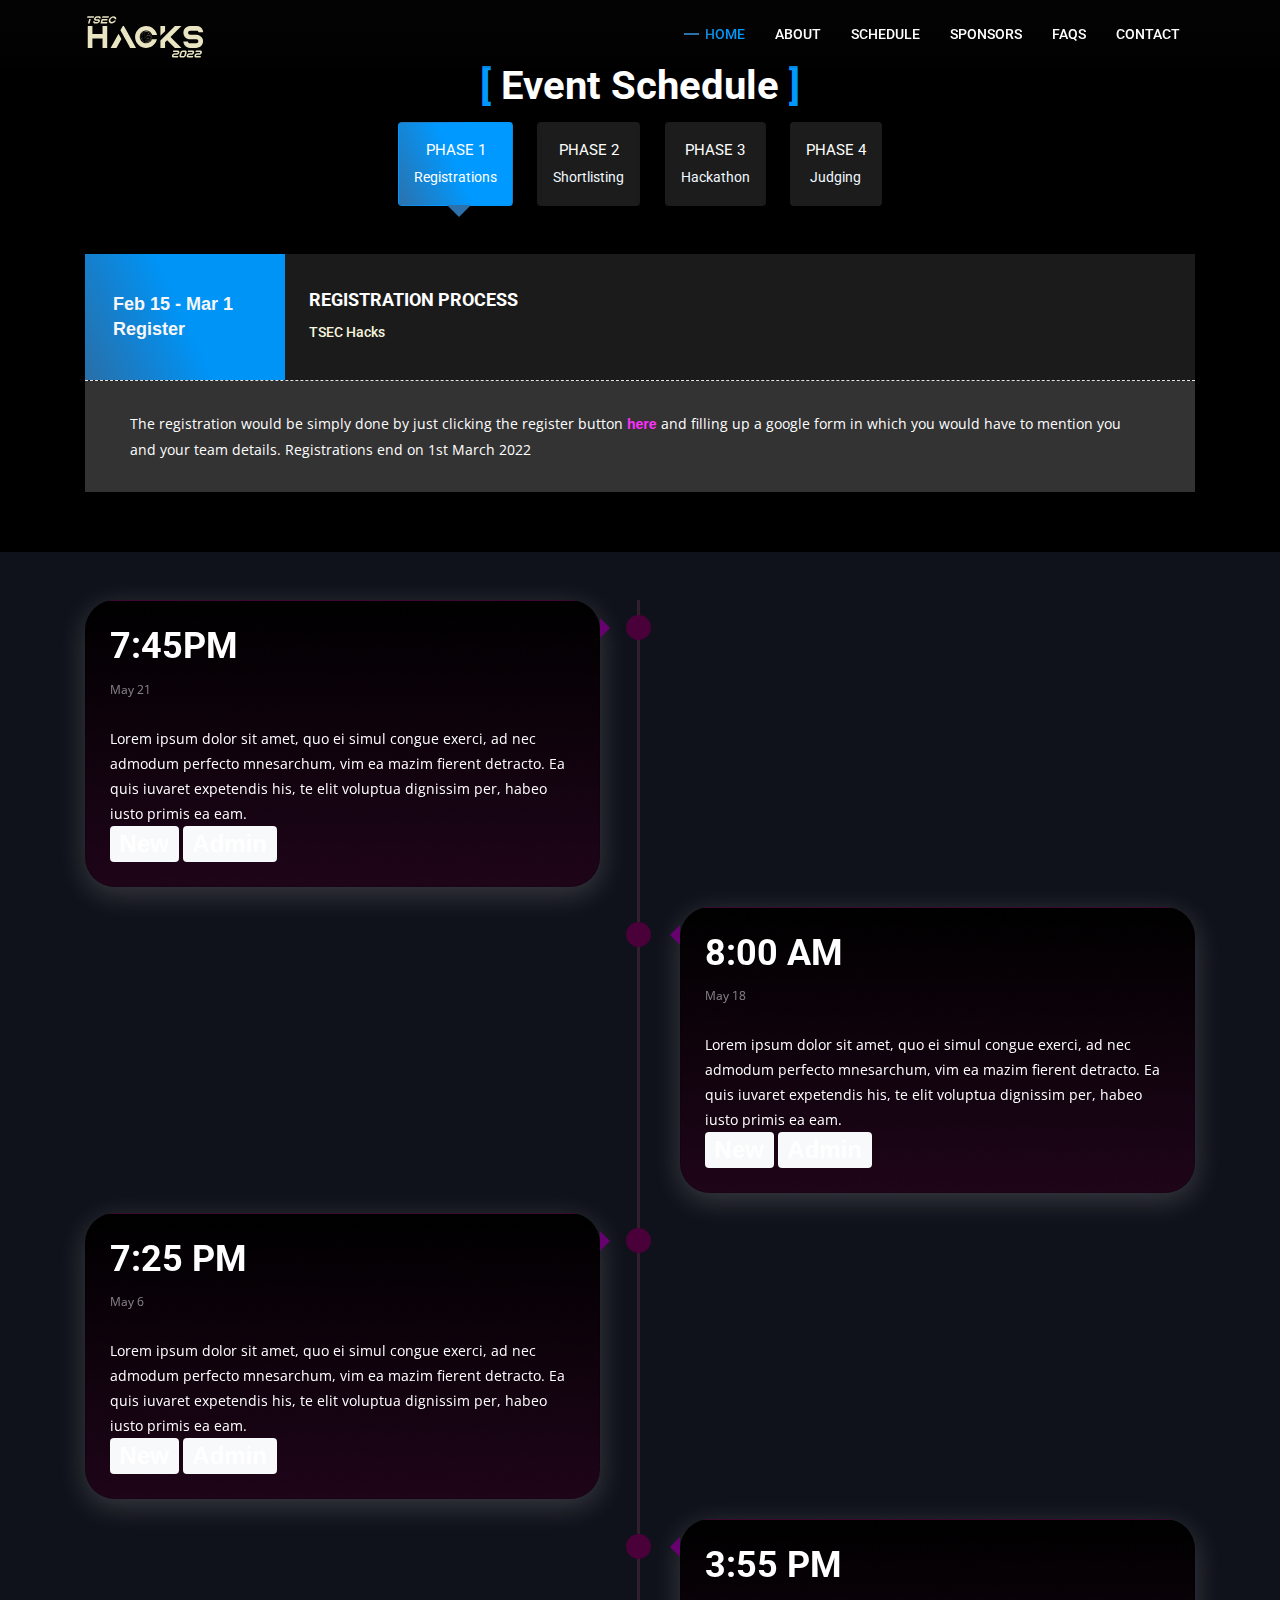
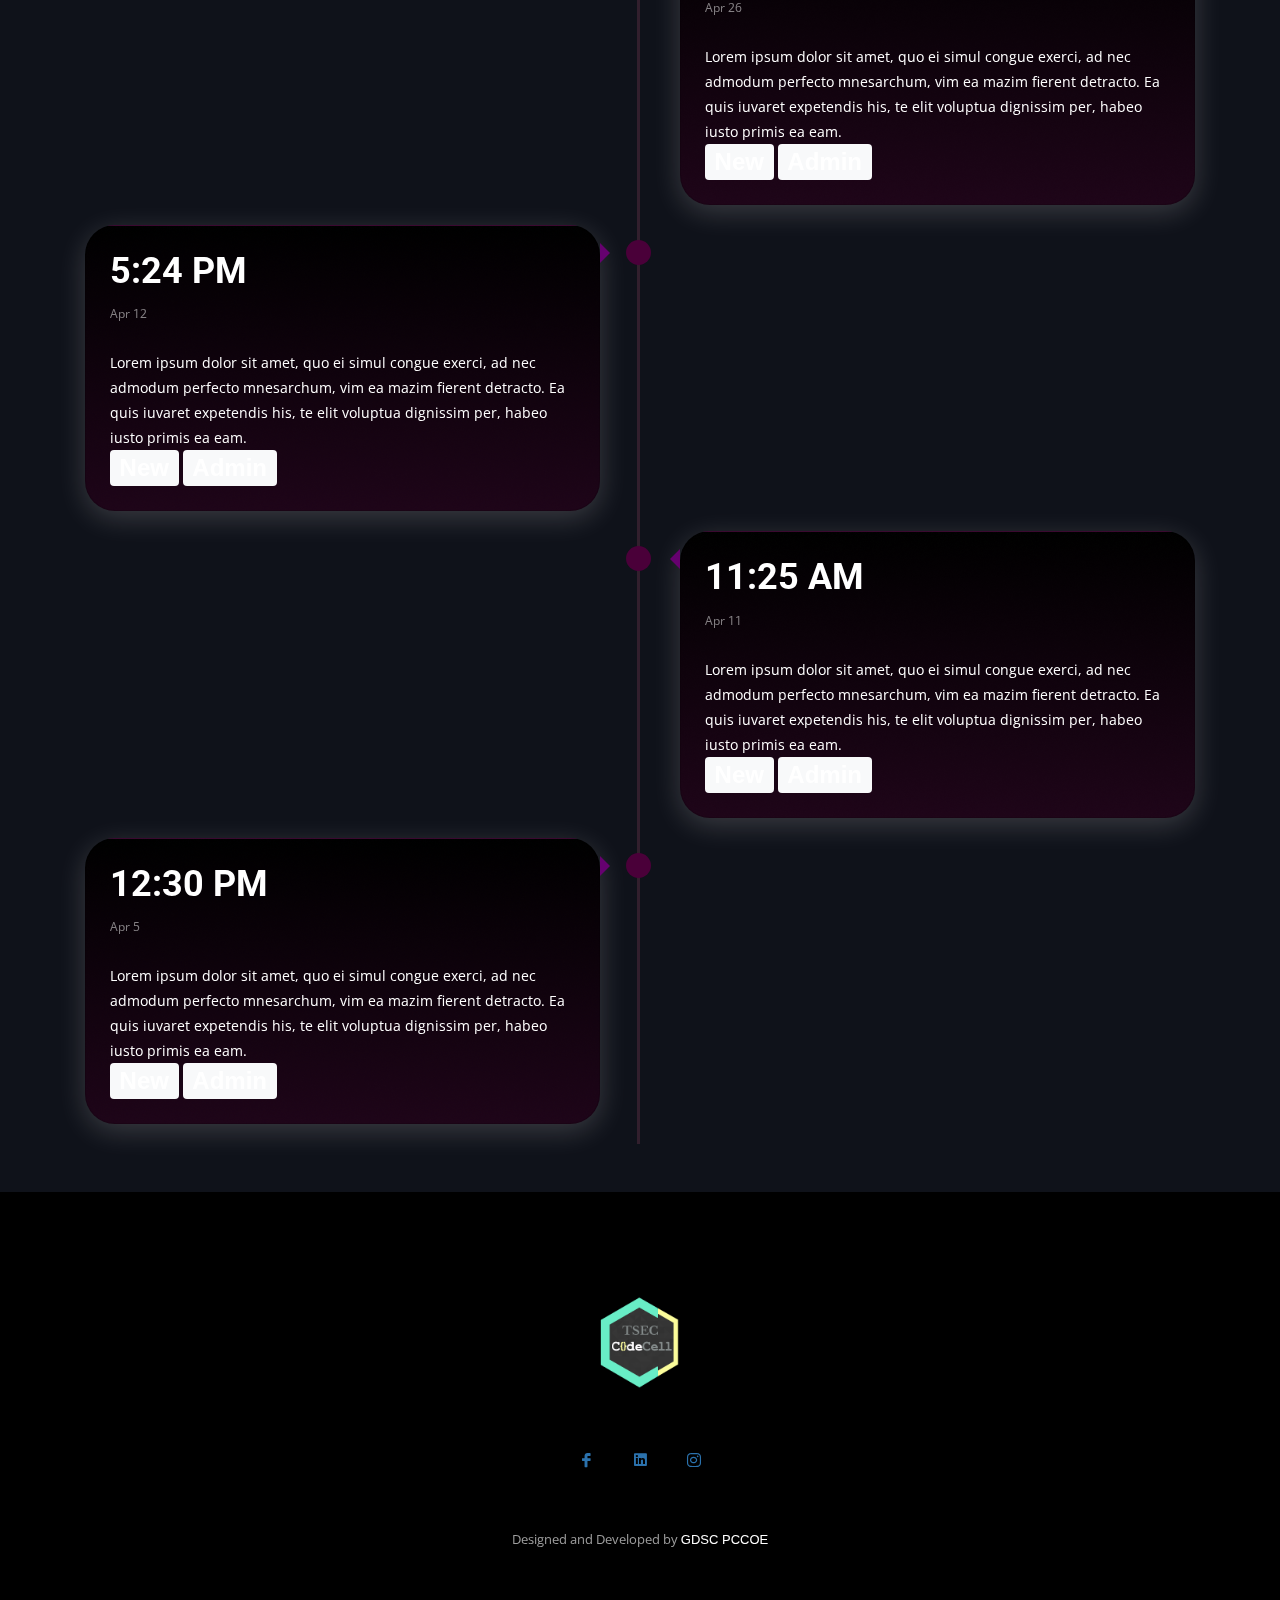
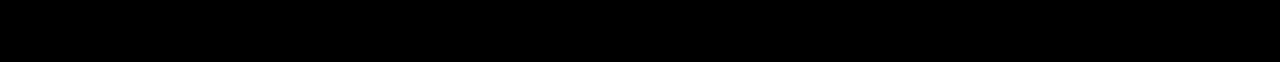
<file: new.html>
<!DOCTYPE html>
<html lang="en">
  <head>
    <!-- Required meta tags -->
    <meta charset="utf-8">
    <meta name="viewport" content="width=device-width, initial-scale=1, shrink-to-fit=no">

    <title>TSEC Hacks</title>

    <!-- Bootstrap CSS -->
    <link rel="stylesheet" type="text/css" href="assets/css/bootstrap.min.css" >
    <!-- Icon -->
    <link rel="stylesheet" type="text/css" href="assets/fonts/line-icons.css">
    <!-- Nivo Lightbox -->
    <link rel="stylesheet" type="text/css" href="assets/css/nivo-lightbox.css" >
    <!-- Animate -->
    <link rel="stylesheet" type="text/css" href="assets/css/animate.css">
    <!-- Main Style -->
    <link rel="stylesheet" type="text/css" href="assets/css/main.css">
    <!-- Responsive Style -->
    <link rel="stylesheet" type="text/css" href="assets/css/responsive.css">
    <link rel="shortcut icon" type="image/jpg" href="assets/img/codecell-logo.png"/>
    <link rel="stylesheet" href="assets/css/new.css">
  </head>
  <body>

    <!-- Header Area wrapper Starts -->
    <header id="header-wrap">
      <!-- Navbar Start -->
      <nav class="navbar navbar-expand-lg bg-inverse fixed-top scrolling-navbar">
        <div id="nav-container" class="container">
          <!-- Brand and toggle get grouped for better mobile display -->
          <a href="#" class="navbar-brand"><img id="nav-logo" src="assets/img/tsechackslogo.svg" alt=""></a>       
          <button class="navbar-toggler" type="button" data-toggle="collapse" data-target="#navbarCollapse" aria-controls="navbarCollapse" aria-expanded="false" aria-label="Toggle navigation">
            <i class="lni-menu"></i>
          </button>
          <div class="collapse navbar-collapse" id="navbarCollapse">
            <ul class="navbar-nav mr-auto w-100 justify-content-end">
              <li class="nav-item active">
                <a class="nav-link" href="#header-wrap">
                  Home
                </a>
              </li>
              <li class="nav-item">
                <a class="nav-link" href="#about">
                  About
                </a>
              </li>
              <li class="nav-item">
                <a class="nav-link" href="#schedules">
                  schedule
                </a>
              </li>
                        
              <li class="nav-item">
                <a class="nav-link" href="#sponsors">
                  Sponsors
                </a>
              </li>
              <li class="nav-item">
                <a class="nav-link" href="#faq">
                  FAQs
                </a>
              </li>
              <li class="nav-item">
                <a class="nav-link" href="#domains">
                  Contact
                </a>
              </li>
            </ul>
          </div>
        </div>
      </nav>
      <!-- Navbar End -->

    <!-- Schedule Section Start -->
    <section id="schedules" class="schedule section-padding">
      <div class="container">
        <div class="row">
          <div class="col-12">
            <div class="section-title-header text-center">
              <h2 style="margin-bottom: 20px;"  class="section-title wow fadeInUp" data-wow-delay="0.2s">Event Schedule</h2>
            </div>
          </div>
        </div>
        <div class="row">
          <div class="col-12 mb-5 text-center">
            <ul class="nav nav-tabs" id="myTab" role="tablist">
              <li class="nav-item">
                <a class="nav-link active nav-width" id="monday-tab" data-toggle="tab" href="#monday" role="tab" aria-controls="monday" aria-expanded="true">
                  <div class="item-text">
                    <h4>Phase 1</h4>
                    <h5>Registrations</h5>
                  </div>
                </a>
              </li>
              <li class="nav-item">
                <a class="nav-link nav-width" id="tuesday-tab" data-toggle="tab" href="#tuesday" role="tab" aria-controls="tuesday">
                  <div class="item-text">
                    <h4>Phase 2</h4>
                    <h5>Shortlisting</h5>
                  </div>
                </a>
              </li>
              <li class="nav-item nav-width">
                <a class="nav-link" id="wednesday-tab" data-toggle="tab" href="#wednesday" role="tab" aria-controls="wednesday">
                  <div class="item-text">
                    <h4>Phase 3</h4>
                    <h5>Hackathon</h5>
                  </div>
                </a>
              </li>
              <li class="nav-item nav-width">
                <a class="nav-link" id="thursday-tab" data-toggle="tab" href="#thursday" role="tab" aria-controls="thursday">
                  <div class="item-text">
                    <h4>Phase 4</h4>
                    <h5>Judging</h5>
                  </div>
                </a>
              </li>
            </ul>
          </div>
          <div class="col-12">
            <div class="schedule-area row wow fadeInDown" data-wow-delay="0.3s">
              <div class="schedule-tab-content col-12 clearfix">
                <div class="tab-content" id="myTabContent">
                  <div class="tab-pane fade show active" id="monday" role="tabpanel" aria-labelledby="monday-tab">
                    <div id="accordion">
                      <div class="card">
                        <div id="headingOne">
                          <div class="schedule-slot-time">
                            <span> Feb 15 - Mar 1</span>
                            Register
                          </div>
                          <div class="collapsed card-header" data-toggle="collapse" data-target="#collapseOne1" aria-expanded="false" aria-controls="collapseOne1">
                            
                            <h4>Registration Process</h4>
                            <h5 class="name">TSEC Hacks</h5>
                          </div>
                        </div>
                        <div id="collapseOne" class="collapse show" aria-labelledby="headingOne" data-parent="#accordion">
                          <div class="card-body">
                            <p>The registration would be simply done by just clicking the register button <a class="register-link">here</a> and filling up a google form in which you would have to mention you and your team details. Registrations end on 1st March 2022</p>
                            
                          </div>
                        </div>
                      </div>                    
                      
                    </div>
                  </div>
                  <div class="tab-pane fade" id="tuesday" role="tabpanel" aria-labelledby="tuesday-tab">
                    <div id="accordion2">
                      <div class="card">
                        <div id="headingOne1">
                          <div class="schedule-slot-time">
                            <span>Mar 1 - Mar 7</span>
                            Shortlisting
                          </div>
                          <div class="collapsed card-header" data-toggle="collapse" data-target="#collapseTwo2" aria-expanded="false" aria-controls="collapseTwo2">
                        
                            <h4>Shortlisting of Teams</h4>
                            <h5 class="name">TSEC Hacks</h5>
                          </div>
                        </div>
                        <div id="collapseOne1" class="collapse show" aria-labelledby="headingOne1" data-parent="#accordion2">
                          <div class="card-body">
                            <p>A shortlisting process would be done from which certain teams would be selected out of the lot to take part in TSEC Hacks. Shortlisting process begins from 1th March and ends on 7th March 2022</p>
                            
                          </div>
                        </div>
                      </div>
                      
                    </div>
                  </div>
                  <div class="tab-pane fade" id="wednesday" role="tabpanel" aria-labelledby="wednesday-tab">
                    <div id="accordion3">
                      <div class="card">
                        <div id="headingOne3">
                          <div class="schedule-slot-time">
                            <span>Mar 9 - Mar 10</span>
                            Hackathon
                          </div>
                          <div class="collapsed card-header" data-toggle="collapse" data-target="#collapseOne3" aria-expanded="false" aria-controls="collapseOne3">
                            
                            <h4>Hackathon Begins for all</h4>
                            <h5 class="name">TSEC Hacks</h5>
                          </div>
                        </div>
                        <div id="collapseOne3" class="collapse show" aria-labelledby="headingOne3" data-parent="#accordion3">
                          <div class="card-body">
                            <p>The Hackathon would begin on 9th March, 2022 at 11AM and end on 10th March, 2022 at 11AM. It is a 24hr hackathon where you'd be given various problem statements from various domains for your team to choose from along with mentors guiding you in certain time gaps. For reference <a class = "last-yr-ps-link" href="https://docs.google.com/document/d/1bjv6WGq01JrBQ274PGsN_VV1-yEFfIhBbpfSJa2I38s/edit?usp=sharing">here</a> is a list of problem statements asked last year</p>
                            
                          </div>
                        </div>
                      </div>
                      
                      
                    </div>
                  </div>
                  <div class="tab-pane fade" id="thursday" role="tabpanel" aria-labelledby="thursday-tab">
                    <div id="accordion4">
                      <div class="card">
                        <div id="headingOne">
                          <div class="schedule-slot-time">
                            <span>Mar 10, 11AM</span>
                            Judging
                          </div>
                          <div class="collapsed card-header" data-toggle="collapse" data-target="#collapseOne4" aria-expanded="false" aria-controls="collapseOne4">
                            
                            <h4>Judging and presentation of projects begins</h4>
                            <h5 class="name">TSEC HACKS</h5>
                          </div>
                        </div>
                        <div id="collapseOne4" class="collapse show" aria-labelledby="headingOne" data-parent="#accordion4">
                          <div class="card-body">
                            <p>After the hackathon ends, your team will be able to present their projects to our judges where they would judge and give feedbacks to your team</p>
                            
                          </div>
                        </div>
                      </div>
                      
                    </div>
                  </div>
                </div>
              </div>
            </div>
          </div>
        </div>
      </div>
    </section>
    <!-- Schedule Section End -->


    <div class="container py-5">
      <div class="main-timeline-4 text-white">
        <div class="timeline-4 left-4">
          <div class="card gradient-custom">
            <div class="card-body p-4">
              <i class="fas fa-brain fa-2x mb-3"></i>
              <h4>7:45PM</h4>
              <p class="small text-white-50 mb-4">May 21</p>
              <p>Lorem ipsum dolor sit amet, quo ei simul congue exerci, ad nec admodum perfecto
                mnesarchum, vim ea mazim fierent detracto. Ea quis iuvaret expetendis his, te elit voluptua
                dignissim
                per, habeo iusto primis ea eam.
              </p>
              <h6 class="badge bg-light text-black mb-0">New</h6>
              <h6 class="badge bg-light text-black mb-0">Admin</h6>
            </div>
          </div>
        </div>
        <div class="timeline-4 right-4">
          <div class="card gradient-custom-4">
            <div class="card-body p-4">
              <i class="fas fa-camera fa-2x mb-3"></i>
              <h4>8:00 AM</h4>
              <p class="small text-white-50 mb-4">May 18</p>
              <p>Lorem ipsum dolor sit amet, quo ei simul congue exerci, ad nec admodum perfecto
                mnesarchum, vim ea mazim fierent detracto. Ea quis iuvaret expetendis his, te elit voluptua
                dignissim
                per, habeo iusto primis ea eam.
              </p>
              <h6 class="badge bg-light text-black mb-0">New</h6>
              <h6 class="badge bg-light text-black mb-0">Admin</h6>
            </div>
          </div>
        </div>
        <div class="timeline-4 left-4">
          <div class="card gradient-custom">
            <div class="card-body p-4">
              <i class="fas fa-campground fa-2x mb-3"></i>
              <h4>7:25 PM</h4>
              <p class="small text-white-50 mb-4">May 6</p>
              <p>Lorem ipsum dolor sit amet, quo ei simul congue exerci, ad nec admodum perfecto
                mnesarchum, vim ea mazim fierent detracto. Ea quis iuvaret expetendis his, te elit voluptua
                dignissim
                per, habeo iusto primis ea eam.
              </p>
              <h6 class="badge bg-light text-black mb-0">New</h6>
              <h6 class="badge bg-light text-black mb-0">Admin</h6>
            </div>
          </div>
        </div>
        <div class="timeline-4 right-4">
          <div class="card gradient-custom-4">
            <div class="card-body p-4">
              <i class="fas fa-sun fa-2x mb-3"></i>
              <h4>3:55 PM</h4>
              <p class="small text-white-50 mb-4">Apr 26</p>
              <p>Lorem ipsum dolor sit amet, quo ei simul congue exerci, ad nec admodum perfecto
                mnesarchum, vim ea mazim fierent detracto. Ea quis iuvaret expetendis his, te elit voluptua
                dignissim
                per, habeo iusto primis ea eam.
              </p>
              <h6 class="badge bg-light text-black mb-0">New</h6>
              <h6 class="badge bg-light text-black mb-0">Admin</h6>
            </div>
          </div>
        </div>
        <div class="timeline-4 left-4">
          <div class="card gradient-custom">
            <div class="card-body p-4">
              <i class="fas fa-palette fa-2x mb-3"></i>
              <h4>5:24 PM</h4>
              <p class="small text-white-50 mb-4">Apr 12</p>
              <p>Lorem ipsum dolor sit amet, quo ei simul congue exerci, ad nec admodum perfecto
                mnesarchum, vim ea mazim fierent detracto. Ea quis iuvaret expetendis his, te elit voluptua
                dignissim
                per, habeo iusto primis ea eam.
              </p>
              <h6 class="badge bg-light text-black mb-0">New</h6>
              <h6 class="badge bg-light text-black mb-0">Admin</h6>
            </div>
          </div>
        </div>
        <div class="timeline-4 right-4">
          <div class="card gradient-custom-4">
            <div class="card-body p-4">
              <i class="fas fa-laugh-beam fa-2x mb-3"></i>
              <h4>11:25 AM</h4>
              <p class="small text-white-50 mb-4">Apr 11</p>
              <p>Lorem ipsum dolor sit amet, quo ei simul congue exerci, ad nec admodum perfecto
                mnesarchum, vim ea mazim fierent detracto. Ea quis iuvaret expetendis his, te elit voluptua
                dignissim
                per, habeo iusto primis ea eam.
              </p>
              <h6 class="badge bg-light text-black mb-0">New</h6>
              <h6 class="badge bg-light text-black mb-0">Admin</h6>
            </div>
          </div>
        </div>
        <div class="timeline-4 left-4">
          <div class="card gradient-custom">
            <div class="card-body p-4">
              <i class="fas fa-pizza-slice fa-2x mb-3"></i>
              <h4>12:30 PM</h4>
              <p class="small text-white-50 mb-4">Apr 5</p>
              <p>Lorem ipsum dolor sit amet, quo ei simul congue exerci, ad nec admodum perfecto
                mnesarchum, vim ea mazim fierent detracto. Ea quis iuvaret expetendis his, te elit voluptua
                dignissim
                per, habeo iusto primis ea eam.
              </p>
              <h6 class="badge bg-light text-black mb-0">New</h6>
              <h6 class="badge bg-light text-black mb-0">Admin</h6>
            </div>
          </div>
        </div>
      </div>
    </div>

    <footer>
      <div class="container">
        <div class="row justify-content-center">
          <div class="col-lg-8 col-md-12 col-xs-12">
          
            <div class="footer-logo">
              <img id="footer-logo" src="assets/img/codecell-logo.png" alt="">
            </div>
            <div class="social-icons-footer">
              <ul>
                <li class="facebook"><a target="_blank" href="https://www.facebook.com/TSECCodeCell/"><i class="lni-facebook-filled"></i></a></li>
                <li class="twitter"><a target="_blank" href="https://www.linkedin.com/company/tsec-codecell/"><i class="lni lni-linkedin-original"></i></i></a></li>
                <li class="pinterest"><a target="_blank" href="https://www.instagram.com/tseccodecell/"><i class="lni lni-instagram-original"></i></a></li>
              </ul>
            </div>
            <div class="site-info">
              <p>Designed and Developed by <a href="https://gdsc.community.dev/" rel="nofollow">GDSC PCCOE</a></p>
            </div>
          </div>
        </div>
      </div>
    </footer>

    <script>
      // Set the date we're counting down to
      var countDownDate = new Date("Mar 1, 2022 23:59:59").getTime();
      
      // Update the count down every 1 second
      var x = setInterval(function() {
      
        // Get today's date and time
        var now = new Date().getTime();
      
        // Find the distance between now and the count down date
        var distance = countDownDate - now;
      
        // Time calculations for days, hours, minutes and seconds
        var days = Math.floor(distance / (1000 * 60 * 60 * 24));
        var hours = Math.floor((distance % (1000 * 60 * 60 * 24)) / (1000 * 60 * 60));
        var minutes = Math.floor((distance % (1000 * 60 * 60)) / (1000 * 60));
        var seconds = Math.floor((distance % (1000 * 60)) / 1000);
      
        // Display the result in the element with id="demo"
        document.getElementById("count-days").innerHTML = ('0' + days).substr(-2) ;
        document.getElementById("count-hours").innerHTML = ('0' + hours).substr(-2) ;
        document.getElementById("count-mins").innerHTML = ('0' + minutes).substr(-2) ;
        document.getElementById("count-sec").innerHTML = ('0' + seconds).substr(-2) ;
      
        // If the count down is finished, write some text
        if (distance < 0) {
          clearInterval(x);
          document.getElementById("clock").innerHTML = "EXPIRED";
        }
      }, 1000);
      </script>

    <!-- Go to Top Link -->
    <a href="#" class="back-to-top">
    	<i class="lni-chevron-up"></i>
    </a>

    <div id="preloader">
      <div class="sk-circle">
        <div class="sk-circle1 sk-child"></div>
        <div class="sk-circle2 sk-child"></div>
        <div class="sk-circle3 sk-child"></div>
        <div class="sk-circle4 sk-child"></div>
        <div class="sk-circle5 sk-child"></div>
        <div class="sk-circle6 sk-child"></div>
        <div class="sk-circle7 sk-child"></div>
        <div class="sk-circle8 sk-child"></div>
        <div class="sk-circle9 sk-child"></div>
        <div class="sk-circle10 sk-child"></div>
        <div class="sk-circle11 sk-child"></div>
        <div class="sk-circle12 sk-child"></div>
      </div>
    </div>

    <!-- jQuery first, then Popper.js, then Bootstrap JS -->
    <script src="assets/js/jquery-min.js"></script>
    <script src="assets/js/popper.min.js"></script>
    <script src="assets/js/bootstrap.min.js"></script>
    <script src="assets/js/jquery.countdown.min.js"></script>
    <script src="assets/js/waypoints.min.js"></script>
    <script src="assets/js/jquery.counterup.min.js"></script>
    <script src="assets/js/jquery.nav.js"></script>
    <script src="assets/js/jquery.easing.min.js"></script>
    <script src="assets/js/wow.js"></script>
    <script src="assets/js/nivo-lightbox.js"></script>
    <script src="assets/js/video.js"></script>
    <script src="assets/js/main.js"></script>      
  </body>
</html>
</file>
<file: assets/css/main.css>
@import url("https://fonts.googleapis.com/css?family=Open+Sans|Roboto:500,700");
html {
  overflow-x: hidden;
}

* {
  margin: 0;
  padding: 0;
  box-sizing: border-box;
  font-family: "Tomorrow", "Poppins", sans-serif;
}

#main-logo {
  margin-top: -55px;
}

/* timeline-section */
#information-bar .inforation-wrapper {
  border-radius: 30px;
  box-shadow: 0 8px 24px rgba(255, 0, 0, 0.3);
  margin-bottom: -35px;
  margin-top: -35px;
  padding: 45px 30px;
  position: relative;
  top: -40px;
  z-index: 999;
  background: linear-gradient(
    180deg,
    rgba(0, 0, 0, 1) 71%,
    rgba(71, 0, 66, 1) 99%
  );
  color: white; /* Text color */
  font-family: Arial, sans-serif; /* Font style */
  overflow: hidden; /* Hide overflowing content */
}

#information-bar .inforation-wrapper:before {
  content: "";
  position: absolute;
  top: 0;
  left: 0;
  right: 0;
  bottom: 0;
  background: inherit;
  border-radius: inherit;
  z-index: -1;
  filter: blur(20px); /* Add a blur effect */
}

#information-bar ul li span {
  font-size: 13px;
  display: inline-block;
  text-align: left;
  vertical-align: middle;
  color: #ccc;
}

#information-bar ul li span b {
  font-size: 20px;
  color: #ffffff;
  font-weight: bold;
  margin-bottom: 5px;
  display: block;
}

/* The actual timeline (the vertical ruler) */
.main-timeline-4 {
  position: relative;
}

/* The actual timeline (the vertical ruler) */
.main-timeline-4::after {
  content: "";
  position: absolute;
  width: 3px;
  background-color: #321f2d;
  top: 0;
  bottom: 0;
  left: 50%;
  margin-left: -3px;
}

/* Container around content */
.timeline-4 {
  position: relative;
  background-color: inherit;
  width: 50%;
}

/* The circles on the timeline */
.timeline-4::after {
  content: "";
  position: absolute;
  width: 25px;
  height: 25px;
  right: -11px;
  background-color: rgb(74 0 57);
  top: 15px;
  border-radius: 50%;
  z-index: 1;
}

/* Place the container to the left */
.left-4 {
  padding: 0px 40px 20px 0px;
  left: 0;
}

/* Place the container to the right */
.right-4 {
  padding: 0px 0px 20px 40px;
  left: 50%;
}

/* Add arrows to the left container (pointing right) */
.left-4::before {
  content: " ";
  position: absolute;
  top: 18px;
  z-index: 1;
  right: 30px;
  border: medium solid rgb(0, 0, 0);
  border-width: 10px 0 10px 10px;
  border-color: transparent transparent transparent rgb(102 1 111);
}

/* Add arrows to the right container (pointing left) */
.right-4::before {
  content: " ";
  position: absolute;
  top: 18px;
  z-index: 1;
  left: 30px;
  border: medium solid rgb(0, 0, 0);
  border-width: 10px 10px 10px 0;
  border-color: transparent rgb(102 1 111) transparent transparent;
}

/* Fix the circle for containers on the right side */
.right-4::after {
  left: -14px;
}

/* Media queries - Responsive timeline on screens less than 600px wide */
@media screen and (max-width: 600px) {
  /* Place the timelime to the left */
  .main-timeline-4::after {
    left: 31px;
  }

  /* Full-width containers */
  .timeline-4 {
    width: 100%;
    padding-left: 70px;
    padding-right: 25px;
  }

  /* Make sure that all arrows are pointing leftwards */
  .timeline-4::before {
    left: 60px;
    border: medium solid rgb(255, 0, 0);
    border-width: 10px 10px 10px 0;
    border-color: transparent white transparent transparent;
  }

  /* Make sure all circles are at the same spot */
  .left-4::after,
  .right-4::after {
    left: 18px;
  }

  .left-4::before {
    right: auto;
  }

  /* Make all right containers behave like the left ones */
  .right-4 {
    left: 0%;
  }
}

.gradient-custom {
  /* fallback for old browsers */
  background: #320a5d;

  /* Chrome 10-25, Safari 5.1-6 */
  /* background: -webkit-linear-gradient(
    to right,
    rgba(106, 17, 203, 1),
    rgba(37, 117, 252, 1)
  ); */

  /* W3C, IE 10+/ Edge, Firefox 16+, Chrome 26+, Opera 12+, Safari 7+ */
  /* background: linear-gradient(
    to right,
    rgba(106, 17, 203, 1),
    rgba(37, 117, 252, 1)
  /* ); */
  /* background: linear-gradient(
    107.2deg,
    rgb(150, 15, 15) 10.6%,
    rgb(247, 0, 0) 91.1%
  ); */
  background-image: url(/assets/img/logo_5.png);
  box-shadow: rgb(235 231 231 / 20%) 0px 7px 29px 0px;
  border-radius: 30px;
}

.gradient-custom-4 {
  /* fallback for old browsers */
  background: #3e0c43;
  box-shadow: rgb(235 231 231 / 20%) 0px 7px 29px 0px;
  /* Chrome 10-25, Safari 5.1-6 */
  /* background: -webkit-linear-gradient(
    to left,
    rgba(240, 147, 251, 1),
    rgba(245, 87, 108, 1)
  );

  /* W3C, IE 10+/ Edge, Firefox 16+, Chrome 26+, Opera 12+, Safari 7+ */
  /* background: linear-gradient(
    287.2deg,
    rgb(247, 0, 0) 10.6%,
    rgb(150, 15, 15) 91.1%
  ); */
  background-image: url(/assets/img/logo_5.png);
  box-shadow: rgb(235 231 231 / 20%) 0px 7px 29px 0px;
  border-radius: 30px;
}

@media (max-width: 1024px) {
  .card-custom {
    padding-right: 0;
    border-right: 0px !important;
  }
  .hackthon-details {
    font-size: 23px !important;
    padding-left: 0px !important;
  }
}

.card-custom {
  padding-right: 20px;
  border-right: 2px solid #ccc;
}

.hackthon-details {
  padding-left: 20px;
  font-size: 2.5rem;
}

#information-bar ul li i {
  text-align: center;
  padding: 0 12px;
  font-size: 32px;
  vertical-align: middle;
  background-image: linear-gradient(0deg, #b9b9b9 0, #ff65e3 100%);
  -webkit-background-clip: text;
  -webkit-text-fill-color: transparent;
  background-clip: text;
}

#information-bar ul {
  text-align: center;
}
#information-bar ul li {
  display: inline-block;
}

/* button-css */
.blue {
  font-family: inherit;
  font-size: 20px;
  background: #265fa6;
  color: white;
  display: flex;
  align-items: center;
  border: none;
  border-radius: 16px;
  overflow: hidden;
  transition: all 0.2s;
  cursor: pointer;
  width: 300px;
  height: 50px;
}

#information-bar ul li span {
  font-size: 13px;
  display: inline-block;
  text-align: left;
  vertical-align: middle;
  color: #ccc;
}

#information-bar ul li span b {
  font-size: 20px;
  color: #ffffff;
  font-weight: bold;
  margin-bottom: 5px;
  display: block;
}

/* The actual timeline (the vertical ruler) */
.main-timeline-4 {
  position: relative;
}

/* The actual timeline (the vertical ruler) */
.main-timeline-4::after {
  content: "";
  position: absolute;
  width: 3px;
  background-color: #321f2d;
  top: 0;
  bottom: 0;
  left: 50%;
  margin-left: -3px;
}

/* Container around content */
.timeline-4 {
  position: relative;
  background-color: inherit;
  width: 50%;
}

/* The circles on the timeline */
.timeline-4::after {
  content: "";
  position: absolute;
  width: 25px;
  height: 25px;
  right: -11px;
  background-color: rgb(74 0 57);
  top: 15px;
  border-radius: 50%;
  z-index: 1;
}

/* Place the container to the left */
.left-4 {
  padding: 0px 40px 20px 0px;
  left: 0;
}

/* Place the container to the right */
.right-4 {
  padding: 0px 0px 20px 40px;
  left: 50%;
}

/* Add arrows to the left container (pointing right) */
.left-4::before {
  content: " ";
  position: absolute;
  top: 18px;
  z-index: 1;
  right: 30px;
  border: medium solid rgb(0, 0, 0);
  border-width: 10px 0 10px 10px;
  border-color: transparent transparent transparent rgb(102 1 111);
}

/* Add arrows to the right container (pointing left) */
.right-4::before {
  content: " ";
  position: absolute;
  top: 18px;
  z-index: 1;
  left: 30px;
  border: medium solid rgb(0, 0, 0);
  border-width: 10px 10px 10px 0;
  border-color: transparent rgb(102 1 111) transparent transparent;
}

/* Fix the circle for containers on the right side */
.right-4::after {
  left: -14px;
}

/* Media queries - Responsive timeline on screens less than 600px wide */
@media screen and (max-width: 600px) {
  /* Place the timelime to the left */
  .main-timeline-4::after {
    left: 31px;
  }

  /* Full-width containers */
  .timeline-4 {
    width: 100%;
    padding-left: 70px;
    padding-right: 25px;
  }

  /* Make sure that all arrows are pointing leftwards */
  .timeline-4::before {
    left: 60px;
    border: medium solid rgb(255, 0, 0);
    border-width: 10px 10px 10px 0;
    border-color: transparent white transparent transparent;
  }

  /* Make sure all circles are at the same spot */
  .left-4::after,
  .right-4::after {
    left: 18px;
  }

  .left-4::before {
    right: auto;
  }

  /* Make all right containers behave like the left ones */
  .right-4 {
    left: 0%;
  }
}

.gradient-custom {
  /* fallback for old browsers */
  background: #320a5d;

  /* Chrome 10-25, Safari 5.1-6 */
  /* background: -webkit-linear-gradient(
    to right,
    rgba(106, 17, 203, 1),
    rgba(37, 117, 252, 1)
  ); */

  /* W3C, IE 10+/ Edge, Firefox 16+, Chrome 26+, Opera 12+, Safari 7+ */
  /* background: linear-gradient(
    to right,
    rgba(106, 17, 203, 1),
    rgba(37, 117, 252, 1)
  /* ); */
  /* background: linear-gradient(
    107.2deg,
    rgb(150, 15, 15) 10.6%,
    rgb(247, 0, 0) 91.1%
  ); */
  background-image: url(/assets/img/logo_5.png);
  box-shadow: rgb(235 231 231 / 20%) 0px 7px 29px 0px;
  border-radius: 30px;
}

.gradient-custom-4 {
  /* fallback for old browsers */
  background: #3e0c43;
  box-shadow: rgb(235 231 231 / 20%) 0px 7px 29px 0px;
  /* Chrome 10-25, Safari 5.1-6 */
  /* background: -webkit-linear-gradient(
    to left,
    rgba(240, 147, 251, 1),
    rgba(245, 87, 108, 1)
  );

  /* W3C, IE 10+/ Edge, Firefox 16+, Chrome 26+, Opera 12+, Safari 7+ */
  /* background: linear-gradient(
    287.2deg,
    rgb(247, 0, 0) 10.6%,
    rgb(150, 15, 15) 91.1%
  ); */
  background-image: url(/assets/img/logo_5.png);
  box-shadow: rgb(235 231 231 / 20%) 0px 7px 29px 0px;
  border-radius: 30px;
}

@media (max-width: 1024px) {
  .card-custom {
    padding-right: 0;
    border-right: 0px !important;
  }
  .hackthon-details {
    font-size: 23px !important;
    padding-left: 0px !important;
  }
}

.card-custom {
  padding-right: 20px;
  border-right: 2px solid #ccc;
}

.hackthon-details {
  padding-left: 20px;
  font-size: 2.5rem;
}

#information-bar ul li i {
  text-align: center;
  padding: 0 12px;
  font-size: 32px;
  vertical-align: middle;
  background-image: linear-gradient(0deg, #b9b9b9 0, #ff65e3 100%);
  -webkit-background-clip: text;
  -webkit-text-fill-color: transparent;
  background-clip: text;
}

#information-bar ul {
  text-align: center;
}
#information-bar ul li {
  display: inline-block;
}

/* button-css */
.blue {
  padding: 10px;
  font-family: inherit;
  font-size: 20px;
  background: #265fa6;
  color: white;
  display: flex;
  align-items: center;
  border: none;
  border-radius: 16px;
  overflow: hidden;
  transition: all 0.2s;
  cursor: pointer;
  width: 300px;
  height: 50px;
  text-decoration: none;
}
.green {
  padding: 10px;
  font-family: inherit;
  font-size: 20px;
  background: green;
  color: white;
  display: flex;
  align-items: center;
  border: none;
  border-radius: 16px;
  overflow: hidden;
  transition: all 0.2s;
  cursor: pointer;
  width: 300px;
  height: 50px;
  text-decoration: none;
}
.src {
  width: 40px;
  border-radius: 16px;
}

a span {
  display: block;
  margin-left: 0.3em;
  transition: all 0.3s ease-in-out;
}
a:hover svg {
  transform: translateX(1.2em) rotate(45deg) scale(1.1);
}
a .svg-wrapper {
  transition: transform 0.5s ease; /* Add transition for transform property */
}

a:hover span {
  transform: translateX(15em);
}
a:hover .src {
  transform: translateX(280%);
  transition: transform 0.5s ease; /* Add transition for transform property */
}

a:active {
  transform: scale(0.95);
}
.svg-wrapper {
  display: flex;
  align-items: center;
  justify-content: center;
  width: 50px; /* Set the width of the SVG container */
  margin-right: 0.5em; /* Adjust spacing between logo and text */
}

.blue span {
  display: block;
  margin-left: 0.3em; /* Adjust spacing between logo and text */
}

@keyframes fly-1 {
  from {
    transform: translateY(0.1em);
  }

  to {
    transform: translateY(-0.1em);
  }
}

.buttoncontainer {
  display: flex;
  align-items: center;
  justify-content: center;
  gap: 30px;
  margin-top: -250px;
}
@media only screen and (max-width: 600px) {
  .blue,
  .green {
    width: 250px; /* Adjust button width for mobile phones */
    font-size: 18px; /* Reduce font size for mobile phones */
    border-radius: 8px;
    padding: 13px;
  }

  .svg-wrapper {
    width: 30px; /* Adjust logo size for mobile phones */
  }

  .buttoncontainer {
    flex-direction: column; /* Stack buttons vertically */
  }

  .blue span,
  .green span {
    /* Remove margin between logo and text for mobile phones */
    margin: auto;
  }

  .blue,
  .green {
    margin-bottom: 5px; /* Reduce spacing between buttons for mobile phones */
  }
}

.buttoncontainer {
  display: flex;
  align-items: center;
  justify-content: center;
}

body::-webkit-scrollbar {
  width: 6px; /* width of the entire scrollbar */
}

body::-webkit-scrollbar-track {
  background: #292929; /* color of the tracking area */
}

body::-webkit-scrollbar-thumb {
  background-color: #ff2fff; /* color of the scroll thumb */
  border-radius: 15px; /* roundness of the scroll thumb */
}

/* #0000ff */
body {
  background: #0f121a;
  font-size: 15px;
  font-weight: 400;
  font-family: "Tomorrow", "Open Sans", sans-serif;
  -webkit-box-sizing: border-box;
  -moz-box-sizing: border-box;
  box-sizing: border-box;
  -webkit-font-smoothing: subpixel-antialiased;
  color: #000000;
  line-height: 25px;
  -webkit-backface-visibility: hidden;
  backface-visibility: hidden;
  overflow-x: hidden;
}

h1,
h2,
h3,
h4,
h5 {
  font-size: 36px;
  font-weight: 700;
  font-family: "Tomorrow", "Roboto", sans-serif;
}

a {
  -webkit-transition: all 0.2s linear;
  -moz-transition: all 0.2s linear;
  -o-transition: all 0.2s linear;
  transition: all 0.2s linear;
}

a:hover {
  text-decoration: none;
}

a a:focus {
  outline: none;
}

p {
  font-weight: 400;
  font-family: "Tomorrow", "Open Sans", sans-serif;
  margin: 0px;
  font-size: 14px;
}

ul,
ol {
  list-style: outside none none;
  margin: 0;
  padding: 0;
}

ul li,
ol li {
  list-style: none;
}

.hero-heading {
  font-size: 40px;
  font-weight: 700;
  color: #fff;
  text-transform: capitalize;
  line-height: 70px;
  letter-spacing: 0.1rem;
}

.hero-sub-heading {
  font-size: 20px;
  font-weight: 400;
  color: #e6e6e6;
  line-height: 45px;
  letter-spacing: 0.1rem;
}

.section-titile-bg {
  display: inline;
  font-size: 115px;
  font-weight: 700;
  height: 100%;
  left: -173px;
  opacity: 0.1;
  position: absolute;
  top: -14px;
  width: 100%;
  text-align: center;
}

.section-title-header .subtitle {
  font-size: 20px;
  color: #2b72ad;
  margin-bottom: 10px;
  font-style: italic;
}

.section-title-header p {
  text: center;
  font-weight: 400;
  line-height: 26px;
  padding-bottom: 36px;
}

.section-title {
  font-size: 30px;
  color: #fff !important ;
  line-height: 52px;
  font-weight: 700;
  text-align: center;
  display: block;
  position: relative;
  margin-bottom: 10px;
}

.section-title:before {
  content: "[";
  color: #0099ff;
  padding-right: 10px;
}

.section-title:after {
  content: "]";
  color: #0099ff;
  padding-left: 10px;
}

.section-subcontent {
  font-size: 16px;
  text: center;
  font-weight: 400;
  line-height: 26px;
  padding-bottom: 36px;
}

.section-sub {
  text-transform: uppercase;
  font-size: 24px;
  line-height: 52px;
  padding-bottom: 15px;
  margin-bottom: 30px;
  position: relative;
}

.section-sub:before {
  position: absolute;
  content: "";
  height: 1px;
  width: 45px;
  left: 50%;
  bottom: 10px;
  -webkit-transform: translateX(-50%);
  transform: translateX(-50%);
  background-color: #2b72ad;
}

.subtitle {
  font-size: 15px;
  margin-top: 20px;
  font-weight: 500;
  margin-bottom: 10px;
}

.inner-title {
  font-size: 24px;
  font-weight: 700;
  text-tranform: capitalize;
}

.page-tagline {
  font-size: 24px;
  font-weight: 400;
  color: #ddd;
}

.page-title {
  font-size: 62px;
  font-weight: 700;
  color: #fff;
}

.overlay {
  position: absolute;
  top: 0px;
  left: 0px;
  width: 100%;
  height: 100%;
  background: rgba(0, 0, 0, 0.3);
}

.btn {
  font-size: 14px;
  padding: 10px 30px;
  line-height: 22px;
  border-radius: 30px;
  font-family: "Tomorrow", "Roboto", sans-serif;
  cursor: pointer;
  font-weight: 500;
  color: #fff;
  text-transform: uppercase;
  -webkit-transition: all 0.2s linear;
  -moz-transition: all 0.2s linear;
  -o-transition: all 0.2s linear;
  transition: all 0.2s linear;
  display: inline-block;
}

.btn i {
  margin-right: 5px;
}

.btn:focus,
.btn:active {
  box-shadow: none;
  outline: none;
  color: #fff;
}

.btn-common {
  /* background-image: linear-gradient(65deg, #0000ff 0, #00bfff 100%); */
  background-image: linear-gradient(65deg, #2b72ad 0, #0099ff 50%);
  box-shadow: 0 8px 16px rgba(26, 164, 206, 0.75);
  position: relative;
}

.btn-common:hover {
  /* color: #fff; */
  background-image: linear-gradient(65deg, rgb(253, 45, 191) 0, #ff2fff 100%);
  color: #000;
  font-weight: bold !important;
  box-shadow: 0 8px 16px rgba(226, 243, 73, 0.4);
  transition: all 0.2s ease-in-out;
  -moz-transition: all 0.2s ease-in-out;
  -webkit-transition: all 0.2s ease-in-out;
}

.btn-common:hover {
  /* color: #fff; */
  background-color: rgb(247, 223, 7);
  color: #000;
  box-shadow: 0 8px 16px rgba(226, 243, 73, 0.4);
  transition: all 0.2s ease-in-out;
  -moz-transition: all 0.2s ease-in-out;
  -webkit-transition: all 0.2s ease-in-out;
}

.about-content ul li {
  font-size: 18px;
}
.about-text p {
  font-size: 20px;
  letter-spacing: 0.5px;
}
.btn-border {
  color: #212121;
  background-color: transparent;
  border: 1px solid rgba(36, 36, 36, 0.2);
}

.btn-border:hover {
  color: #0000ff;
  border-color: #0000ff;
  background-color: rgba(255, 255, 255, 0.2);
}

.btn-fill {
  background: #fff;
  color: #212121;
}

.btn-fill:hover {
  color: #0000ff;
}

.btn-lg {
  padding: 12px 34px;
  text-transform: uppercase;
  font-size: 14px;
}

.btn-rm {
  padding: 7px 10px;
  text-transform: capitalize;
}

button:focus {
  outline: none !important;
}

.icon-close,
.icon-check {
  color: #0000ff;
}

.bg-drack {
  background: #f1f1f1;
}

.bg-white {
  background: #fff;
}

.mb-30 {
  margin-bottom: 30px;
}

.mt-30 {
  margin-top: 30px;
}

/* ScrollToTop */
a.back-to-top {
  display: none;
  position: fixed;
  bottom: 18px;
  right: 15px;
  text-decoration: none;
  z-index: 100000;
}

a.back-to-top i {
  display: block;
  font-size: 22px;
  width: 40px;
  height: 40px;
  line-height: 40px;
  color: #fff !important;
  background-image: linear-gradient(65deg, #2b72ad 0, #0099ff 50%);
  border-radius: 30px;
  text-align: center;
  transition: all 0.2s ease-in-out;
  -moz-transition: all 0.2s ease-in-out;
  -webkit-transition: all 0.2s ease-in-out;
  -o-transition: all 0.2s ease-in-out;
  box-shadow: 0 0 4px rgba(0, 0, 0, 0.14), 0 4px 8px rgba(0, 0, 0, 0.28);
}

a.back-to-top:hover,
a.back-to-top:focus {
  text-decoration: none;
}

#preloader {
  position: fixed;
  background: #fff;
  top: 0;
  left: 0;
  width: 100%;
  height: 100%;
  z-index: 9999999999;
}

.sk-circle {
  margin: 0px auto;
  width: 40px;
  height: 40px;
  top: 45%;
  position: relative;
}

.sk-circle .sk-child {
  width: 100%;
  height: 100%;
  position: absolute;
  left: 0;
  top: 0;
}

.sk-circle .sk-child:before {
  content: "";
  display: block;
  margin: 0 auto;
  width: 15%;
  height: 15%;
  background-color: #0000ff;
  border-radius: 100%;
  -webkit-animation: sk-circleBounceDelay 1.2s infinite ease-in-out both;
  animation: sk-circleBounceDelay 1.2s infinite ease-in-out both;
}

.sk-circle .sk-circle2 {
  -webkit-transform: rotate(30deg);
  -ms-transform: rotate(30deg);
  transform: rotate(30deg);
}

.sk-circle .sk-circle3 {
  -webkit-transform: rotate(60deg);
  -ms-transform: rotate(60deg);
  transform: rotate(60deg);
}

.sk-circle .sk-circle4 {
  -webkit-transform: rotate(90deg);
  -ms-transform: rotate(90deg);
  transform: rotate(90deg);
}

.sk-circle .sk-circle5 {
  -webkit-transform: rotate(120deg);
  -ms-transform: rotate(120deg);
  transform: rotate(120deg);
}

.sk-circle .sk-circle6 {
  -webkit-transform: rotate(150deg);
  -ms-transform: rotate(150deg);
  transform: rotate(150deg);
}

.sk-circle .sk-circle7 {
  -webkit-transform: rotate(180deg);
  -ms-transform: rotate(180deg);
  transform: rotate(180deg);
}

.sk-circle .sk-circle8 {
  -webkit-transform: rotate(210deg);
  -ms-transform: rotate(210deg);
  transform: rotate(210deg);
}

.sk-circle .sk-circle9 {
  -webkit-transform: rotate(240deg);
  -ms-transform: rotate(240deg);
  transform: rotate(240deg);
}

.sk-circle .sk-circle10 {
  -webkit-transform: rotate(270deg);
  -ms-transform: rotate(270deg);
  transform: rotate(270deg);
}

.sk-circle .sk-circle11 {
  -webkit-transform: rotate(300deg);
  -ms-transform: rotate(300deg);
  transform: rotate(300deg);
}

.sk-circle .sk-circle12 {
  -webkit-transform: rotate(330deg);
  -ms-transform: rotate(330deg);
  transform: rotate(330deg);
}

.sk-circle .sk-circle2:before {
  -webkit-animation-delay: -1.1s;
  animation-delay: -1.1s;
}

.sk-circle .sk-circle3:before {
  -webkit-animation-delay: -1s;
  animation-delay: -1s;
}

.sk-circle .sk-circle4:before {
  -webkit-animation-delay: -0.9s;
  animation-delay: -0.9s;
}

.sk-circle .sk-circle5:before {
  -webkit-animation-delay: -0.8s;
  animation-delay: -0.8s;
}

.sk-circle .sk-circle6:before {
  -webkit-animation-delay: -0.7s;
  animation-delay: -0.7s;
}

.sk-circle .sk-circle7:before {
  -webkit-animation-delay: -0.6s;
  animation-delay: -0.6s;
}

.sk-circle .sk-circle8:before {
  -webkit-animation-delay: -0.5s;
  animation-delay: -0.5s;
}

.sk-circle .sk-circle9:before {
  -webkit-animation-delay: -0.4s;
  animation-delay: -0.4s;
}

.sk-circle .sk-circle10:before {
  -webkit-animation-delay: -0.3s;
  animation-delay: -0.3s;
}

.sk-circle .sk-circle11:before {
  -webkit-animation-delay: -0.2s;
  animation-delay: -0.2s;
}

.sk-circle .sk-circle12:before {
  -webkit-animation-delay: -0.1s;
  animation-delay: -0.1s;
}

@-webkit-keyframes sk-circleBounceDelay {
  0%,
  80%,
  100% {
    -webkit-transform: scale(0);
    transform: scale(0);
  }
  40% {
    -webkit-transform: scale(1);
    transform: scale(1);
  }
}

@keyframes sk-circleBounceDelay {
  0%,
  80%,
  100% {
    -webkit-transform: scale(0);
    transform: scale(0);
  }
  40% {
    -webkit-transform: scale(1);
    transform: scale(1);
  }
}

.section-padding {
  padding: 60px 0;
}

.no-padding {
  padding: 0 !important;
}

.padding-left-none {
  padding-left: 0;
}

.padding-right-none {
  padding-right: 0;
}

#page-banner-area {
  background: url(../img/background/banner.jpg) no-repeat;
  background-position: 50% 50%;
  background-size: cover;
}

.page-banner {
  position: relative;
  min-height: 250px;
  color: #fff;
}

.page-banner:before {
  content: "";
  position: absolute;
  top: 0;
  left: 0;
  width: 100%;
  height: 100%;
  background: rgba(0, 0, 0, 0.2);
}

.page-banner .page-banner-title {
  position: absolute;
  top: 50%;
  width: 100%;
  height: 100%;
  text-transform: uppercase;
}

.page-banner .page-banner-title h2 {
  color: #fff;
  font-size: 40px;
}

@-webkit-keyframes fadeIn {
  from {
    opacity: 0;
  }
  to {
    opacity: 1;
  }
}

@keyframes fadeIn {
  from {
    opacity: 0;
  }
  to {
    opacity: 1;
  }
}

.fadeIn {
  -webkit-animation-name: fadeIn;
  animation-name: fadeIn;
}

#white-bg {
  background: #fff;
}

.navbar-brand {
  position: relative;
  padding-top: 10px;
  padding-bottom: 10px;
}

.navbar-brand img {
  width: 75%;
}

.top-nav-collapse {
  background: #1c1c1c;
  z-index: 999999;
  top: 0px !important;
  min-height: 58px;
  box-shadow: 0px 3px 6px 3px rgba(0, 0, 0, 0.06);
  -webkit-animation-duration: 1s;
  animation-duration: 1s;
  -webkit-animation-fill-mode: both;
  animation-fill-mode: both;
  -webkit-animation-name: fadeInDown;
  animation-name: fadeInDown;
  background: #1c1c1c !important;
}

.top-nav-collapse .navbar-brand {
  top: 0px;
}

.top-nav-collapse .navbar-nav .nav-link {
  color: #212121 !important;
}

.top-nav-collapse .navbar-nav .nav-link:hover {
  color: #2b72ad !important;
}

.top-nav-collapse .navbar-nav li.active a.nav-link {
  color: #2b72ad !important;
}

.navbar-expand-lg .navbar-toggler {
  background: transparent;
  border: 1px solid #9971c3;
  background-image: linear-gradient(65deg, #850c91 0, #d07ad8 50%);
  -webkit-background-clip: text;
  -webkit-text-fill-color: transparent;
  background-clip: text;
  border-radius: 4px;
  cursor: pointer;
}

.indigo {
  background: transparent;
}

.navbar-expand-lg .navbar-nav .nav-link {
  color: #fff;
  font-size: 14px;
  padding: 0 15px;
  margin-top: 10px;
  margin-bottom: 10px;
  font-family: "Tomorrow", "Roboto", sans-serif;
  font-weight: 500;
  line-height: 40px;
  text-transform: uppercase;
  background: transparent;
  -webkit-transition: all 0.3s ease-in-out;
  -moz-transition: all 0.3s ease-in-out;
  transition: all 0.3s ease-in-out;
  position: relative;
}

.navbar-expand-lg .navbar-nav li > a:before {
  content: "";
  position: absolute;
  top: 19px;
  left: 5%;
  margin-left: -10px;
  width: 15px;
  height: 2px;
  background: #2b72ad;
  -webkit-transform: scale3d(0, 1, 1);
  -moz-transform: scale3d(0, 1, 1);
  transform: scale3d(0, 1, 1);
  -webkit-transition: -webkit-transform 0.1s;
  -moz-transition: -webkit-transform 0.1s;
  transition: transform 0.1s;
}

.navbar-expand-lg .navbar-nav .active a:before {
  -webkit-transform: scale3d(1, 1, 1);
  -moz-transform: scale3d(1, 1, 1);
  transform: scale3d(1, 1, 1);
  -webkit-transition-timing-function: cubic-bezier(0.4, 0, 0.2, 1);
  -moz-transition-timing-function: cubic-bezier(0.4, 0, 0.2, 1);
  transition-timing-function: cubic-bezier(0.4, 0, 0.2, 1);
  -webkit-transition-duration: 0.3s;
  -moz-transition-duration: 0.3s;
  transition-duration: 0.3s;
}

.navbar-expand-lg .navbar-nav li a:hover,
.navbar-expand-lg .navbar-nav li .active > a,
.navbar-expand-lg .navbar-nav li a:focus {
  background-image: linear-gradient(65deg, #2b72ad 0, #0099ff 50%);
  -webkit-background-clip: text;
  -webkit-text-fill-color: transparent;
  background-clip: text;
  outline: none;
}

.navbar-expand-lg .navbar-nav .nav-link:focus,
.navbar-expand-lg .navbar-nav .nav-link:hover {
  background-image: linear-gradient(65deg, #2b72ad 0, #0099ff 50%);
  -webkit-background-clip: text;
  -webkit-text-fill-color: transparent;
  background-clip: text !important;
}

.navbar {
  padding: 0;
}

.navbar li.active a.nav-link {
  background-image: linear-gradient(65deg, #2b72ad 0, #0099ff 50%);
  -webkit-background-clip: text;
  -webkit-text-fill-color: transparent;
  background-clip: text !important;
}

.dropdown-toggle::after {
  display: none;
}

.dropdown-menu {
  margin: 0;
  padding: 0;
  display: none;
  position: absolute;
  z-index: 99;
  min-width: 210px;
  background-color: #fff;
  white-space: nowrap;
  border-radius: 4px;
  -webkit-box-shadow: 0 6px 12px rgba(0, 0, 0, 0.175);
  box-shadow: 0 6px 12px rgba(0, 0, 0, 0.175);
  animation: fadeIn 0.4s;
  -webkit-animation: fadeIn 0.4s;
  -moz-animation: fadeIn 0.4s;
  -o-animation: fadeIn 0.4s;
  -ms-animation: fadeIn 0.4s;
}

.dropdown-menu:before {
  content: "";
  display: inline-block;
  position: absolute;
  bottom: 100%;
  left: 20%;
  margin-left: -5px;
  border-right: 10px solid transparent;
  border-left: 10px solid transparent;
  border-bottom: 10px solid #f5f5f5;
}

.dropdown:hover .dropdown-menu {
  display: block;
  position: absolute;
  text-align: left;
  top: 100%;
  border: none;
  animation: fadeIn 0.4s;
  -webkit-animation: fadeIn 0.4s;
  -moz-animation: fadeIn 0.4s;
  -o-animation: fadeIn 0.4s;
  -ms-animation: fadeIn 0.4s;
  background: #f5f5f5;
}

.dropdown .dropdown-menu .dropdown-item {
  width: 100%;
  padding: 12px 20px;
  font-size: 14px;
  color: #212121;
  border-bottom: 1px solid #f1f1f1;
  text-decoration: none;
  display: inline-block;
  float: left;
  clear: both;
  position: relative;
  outline: 0;
  transition: all 0.3s ease-in-out;
  -webkit-transition: all 0.3s ease-in-out;
  -moz-transition: all 0.3s ease-in-out;
  -o-transition: all 0.3s ease-in-out;
  -ms-transition: all 0.3s ease-in-out;
}

.dropdown .dropdown-menu .dropdown-item:last-child {
  border-bottom: none;
  border-bottom-left-radius: 4px;
  border-bottom-right-radius: 4px;
}

.dropdown .dropdown-menu .dropdown-item:first-child {
  border-top-left-radius: 4px;
  border-top-right-radius: 4px;
}

.dropdown .dropdown-item:focus,
.dropdown .dropdown-item:hover,
.dropdown .dropdown-item.active {
  color: #0000ff;
}

.dropdown-item.active,
.dropdown-item:active {
  background: transparent;
}

.fadeInUpMenu {
  -webkit-animation-name: fadeInUpMenu;
  animation-name: fadeInUpMenu;
}

/* only small tablets */
@media (min-width: 768px) and (max-width: 991px) {
  .bg-inverse {
    background: #fff !important;
    box-shadow: 0px 3px 6px 3px rgba(0, 0, 0, 0.06);
  }

  .section-title {
    color: white;
  }
  .navbar-expand-lg .navbar-brand,
  .navbar-expand-lg .navbar-toggler {
    margin: 0px 15px;
  }
  .navbar-nav {
    padding: 5px 15px;
  }
  .navbar-expand-lg .navbar-nav .nav-link {
    margin-top: 0;
    margin-bottom: 0;
    padding: 0px 40px;
    color: #212121;
  }
  .about-text p {
    font-size: 16px;
  }
}

@media (max-width: 991px) {
  .bg-inverse {
    background: #1c1c1c !important;
    box-shadow: 0px 3px 6px 3px rgba(0, 0, 0, 0.06);
  }
  .navbar-expand-lg .navbar-brand,
  .navbar-expand-lg .navbar-toggler {
    margin: 0px 15px;
  }
  .section-title {
    color: white;
  }
  h2.section-title.wow.fadeInUp {
    color: aliceblue;
  }
  .navbar-nav {
    padding: 5px 15px;
  }
  .navbar-expand-lg .navbar-nav .nav-link {
    margin-top: 0;
    margin-bottom: 0;
    padding: 0px 40px;
    color: #fff;
  }

  .about-content .about-text h2 {
    font-size: 38px !important;
    margin-top: 20px;
    text-align: center;
  }
  .section-title {
    font-size: 30px !important;
  }
  #sponsor-heading {
    font-size: 40px !important;
  }
}

#about {
  background: #f6f9f9;
}

.about-content {
  height: 100%;
  display: table;
}

.about-content > div {
  vertical-align: middle;
  display: table-cell;
}

.about-content .about-text h2 {
  font-size: 40px;
  font-weight: 700;
}

.about-content .about-text h6 {
  font-size: 18px;
  line-height: 32px;
  font-weight: 400;
  margin-top: 20px;
}

.about-content .about-text p {
  margin-top: 20px;
  margin-bottom: 20px;
  font-size: 17px;
}

.about-content ul {
  margin-bottom: -8px;
}

.about-content ul li {
  list-style: none;
  line-height: 30px;
  position: relative;
  padding-left: 25px;
}

.about-content ul li i {
  position: absolute;
  left: 0;
  top: 7px;
  font-size: 20px;
  color: #0000ff;
}

.about-content .btn-about {
  margin-top: 30px;
}

.about-content .btn-about .btn {
  margin-right: 10px;
}

#prizes .event-item {
  position: relative;
}

#prizes .event-item .overlay-text {
  text-align: center;
  position: absolute;
  top: 0px;
  left: 0px;
  width: 100%;
  height: 100%;
  background: rgba(0, 0, 0, 0.9);
  opacity: 0;
  -webkit-transition: all 0.3s ease-in-out;
  -moz-transition: all 0.3s ease-in-out;
  -o-transition: all 0.3s ease-in-out;
  transition: all 0.3s ease-in-out;
}

#prizes .event-item .content {
  position: absolute;
  top: 30%;
  width: 100%;
  color: #fff;
  transform: translateY(-50%);
  -webkit-transition: all 0.3s ease-in-out;
  -moz-transition: all 0.3s ease-in-out;
  -o-transition: all 0.3s ease-in-out;
  transition: all 0.3s ease-in-out;
}

#prizes .event-item .content h3 {
  font-size: 16px;
  text-transform: uppercase;
}

#prizes .event-item .content a {
  color: #0000ff;
  margin-top: 10px;
}

#prizes .event-item:hover .content {
  top: 50%;
}

#prizes .event-item .overlay-text:hover {
  opacity: 1;
}

/* ==========================================================================
   Video Section Style
   ========================================================================== */
.ready-to-play {
  height: 460px;
  width: 100%;
  overflow: hidden;
  position: relative;
  z-index: 2;
}

.ready-to-play:before {
  content: "";
  background-image: linear-gradient(0deg, #2a1c7a 0, #3fa3c2 100%);
  position: absolute;
  display: block;
  left: 0px;
  top: 0px;
  width: 100%;
  height: 100%;
  z-index: 0;
  opacity: 0.2;
}

video {
  position: absolute;
  top: 50%;
  left: 50%;
  min-width: 100%;
  min-height: 100%;
  width: auto;
  height: auto;
  z-index: -100;
  -webkit-transform: translateX(-50%) translateY(-50%);
  -moz-transform: translateX(-50%) translateY(-50%);
  transform: translateX(-50%) translateY(-50%);
  background-size: cover;
  transition: 1s opacity;
}

.stop {
  opacity: 1;
}

.stopfade .ready-to-play:before {
  opacity: 1;
}

h1 {
  font-size: 3rem;
  text-transform: uppercase;
  margin-top: 0;
  letter-spacing: 0.3rem;
}

.video-text {
  background-size: cover;
  background-position: center top;
  height: 100%;
  left: 0;
  position: absolute;
  top: 0;
  width: 100%;
  z-index: 999;
  color: #fff;
}

.counter-section .counter .icon i {
  color: #fff !important;
}
.counter-section .counter .icon {
  background-image: linear-gradient(65deg, #2b72ad 0, #0099ff 50%) !important;
}

.video-text {
  text-align: center;
}
.video-text i {
  color: #fff !important;
}

.video-text h4 {
  margin-bottom: 15px;
  color: #fff;
  text-transform: uppercase;
}

.video-text h1 {
  margin-bottom: 25px;
  color: #fff;
}

.video-text p {
  color: #fff;
}

.tb-t {
  display: table;
  height: 100%;
  margin: auto;
}

.tb-t .tb-c {
  display: table-cell;
  vertical-align: middle;
}

.tb-t .tb-c button {
  background: transparent;
  border: 2px solid #fff;
  border-radius: 50%;
  width: 80px;
  height: 80px;
}

.tb-t .tb-c button i {
  font-size: 30px;
  color: #fff;
  line-height: 70px;
}

.tb-t .tb-c button:focus {
  outline: none;
}

.counter-section {
  background: url(../img/background/TH.jpeg) no-repeat center;
  background-size: auto auto;
  padding: 80px 0;
  background-size: cover;
  background-attachment: relative;
  position: relative;
}

.counter-section:before {
  content: "";
  position: absolute;
  top: 0;
  bottom: 0;
  width: 100%;
  height: 100%;
  background: rgba(0, 0, 0, 0.8);
}

.counter-section .counter {
  position: relative;
  background: rgba(255, 255, 255, 0.3);
  padding: 35px 0;
  border-radius: 4px;
  padding-left: 45px;
  margin-left: 20px;
}

.counter-section .counter .icon {
  background-image: linear-gradient(0deg, #0000ff 0, #00bfff 100%);
  color: #fff;
  text-align: center;
  line-height: 50px;
  width: 60px;
  height: 60px;
  border-radius: 50%;
  position: absolute;
  top: 47%;
  left: -30px;
  margin-top: -25px;
}

.counter-section .counter .icon i {
  font-size: 24px;
  line-height: 60px;
  color: #fff;
}

.counter-section .counter p {
  font-size: 15px;
  color: #fff;
  font-weight: 400;
}

.counter-section .counter .counterUp {
  color: #fff;
  font-size: 50px;
  margin-bottom: 20px;
  font-weight: 700;
}

/* Sponsors Area */
#sponsors {
  /* background: url(https://cdn.pixabay.com/photo/2015/12/08/00/26/desk-1081708_960_720.jpg) no-repeat center; */
  background-color: #fff;
  background-attachment: scroll;
  background-size: auto auto;
  background-size: cover;
  background-position: center;
  background-attachment: fixed;
  position: relative;
}

#sponsors .section-title-header .section-title {
  color: #fff;
}

#sponsors .section-title-header p {
  color: #fff;
}

#sponsors .sponsors-logo a img {
  margin: 30px;
}

#sponsors .spnsors-logo:hover {
  border-color: transparent;
  box-shadow: 0px 20px 40px rgba(0, 0, 0, 0.2);
}

/* Schedule Area */
#schedules {
  background: #f3f4f3;
}

#schedule-tab {
  position: relative;
}

.schedule .nav-tabs {
  display: block;
  border-bottom: none;
}

.schedule .nav-tabs .nav-item {
  margin-bottom: 16px;
  text-align: center;
  margin: 0 10px;
  display: inline-block;
}

.schedule .nav-tabs .nav-link {
  padding: 12px 15px;
  background: #fff;
  padding-top: 16px;
  border-radius: 4px;
  box-shadow: 0 8px 24px #e2e8ed;
  -webkit-transition: all 0.2s linear;
  -moz-transition: all 0.2s linear;
  -o-transition: all 0.2s linear;
  transition: all 0.2s linear;
}

.schedule .nav-tabs .nav-item.show .nav-link,
.schedule .nav-tabs .nav-link.active,
.schedule .nav-tabs .nav-item .nav-link:hover {
  border-color: transparent;
  position: relative;
  background-image: linear-gradient(65deg, #2b72ad 0, #0099ff 50%);
}

.schedule .nav-tabs .nav-item.show .nav-link h4,
.schedule .nav-tabs .nav-link.active h4,
.schedule .nav-tabs .nav-item .nav-link:hover h4 {
  color: #fff;
}

.schedule .nav-tabs .nav-item.show .nav-link h5,
.schedule .nav-tabs .nav-link.active h5,
.schedule .nav-tabs .nav-item .nav-link:hover h5 {
  color: #fff;
}

.schedule .nav-tabs .nav-item.show .nav-link:before,
.schedule .nav-tabs .nav-link.active:before {
  content: "";
  position: absolute;
  left: 42%;
  bottom: -24px;
  border-width: 12px;
  border-style: solid;
  border-color: #2b72ad transparent transparent transparent;
}

.schedule .item-text {
  border-radius: 4px;
  position: relative;
}

.schedule .item-text h4 {
  font-size: 15px;
  color: #2f323c;
  line-height: 22px;
  font-weight: 400;
  text-transform: uppercase;
}

.schedule .item-text h5 {
  font-size: 14px;
  color: #848484;
  line-height: 16px;
  font-weight: 400;
  text-transform: capitalize;
}

.schedule .schedule-tab-content .tab-content {
  box-shadow: 0 8px 24px #e2e8ed;
}

.schedule .schedule-tab-content .card {
  border: none;
}

.schedule .show .card-body {
  background: #f3f4f3;
}

.schedule .card .schedule-slot-time {
  background-image: linear-gradient(65deg, #2b72ad 0, #0099ff 50%);
  color: #fff;
  padding: 38px 28px;
  float: left;
  font-size: 18px;
  font-weight: 700;
  -webkit-box-flex: 0;
  -ms-flex: 0 0 18%;
  flex: 0 0 18%;
  max-width: 18%;
}
#information-bar .inforation-wrapper i {
  background-image: linear-gradient(65deg, #2b72ad 0, #0099ff 50%);
  font-weight: 700;
}
.schedule .card-header {
  position: relative;
  padding: 35px 40px 35px 224px;
  border-bottom: 1px dashed #e5e5e5;
  cursor: pointer;
  border-left: none;
  width: 100%;
}

.schedule .card-header .images-box {
  width: 70px;
  height: 70px;
  float: left;
  margin-right: 20px;
}

.schedule .card-header .images-box img {
  border-radius: 50%;
}

.schedule .card-header .time {
  color: #777777;
  font-size: 13px;
  margin-bottom: 5px;
}

.schedule .card-header h4 {
  font-weight: 700;
  font-size: 18px;
  color: #212121;
  text-transform: uppercase;
  margin-bottom: 8px;
}

.schedule .card-header .name {
  position: relative;
  font-size: 14px;
  color: #777777;
  font-weight: 500;
  display: inline-block;
  margin-bottom: 5px;
}

.schedule .card-body {
  padding: 30px 45px 30px 45px;
  background: #fff;
}

.schedule .card-body .location {
  margin-top: 8px;
  font-size: 13px;
  color: #777777;
}

.schedule .card-body .location span {
  color: #0000ff;
  margin-right: 5px;
}

.accordion .card {
  border-radius: 0px;
  margin-bottom: -2px;
}

.accordion .header-title {
  position: relative;
}

.accordion .header-title:after {
  font-family: "Tomorrow", "LineIcons";
  content: "\e93a";
  position: absolute;
  right: 10px;
  color: #999;
  top: 50%;
  line-height: 1;
  padding: 0px 5px;
  margin-top: -7px;
}

.accordion .collapsed:after {
  content: "\e940";
}

.accordion .card-header {
  background: transparent;
  cursor: pointer;
  padding: 0;
}

.accordion .card-header i {
  color: #2b72ad;
  width: 40px;
  height: 40px;
  display: inline-block;
  line-height: 40px;
  text-align: center;
  margin-right: 10px;
  border-right: 1px solid #ddd;
}

.accordion .card-body {
  padding-left: 56px;
}

/* Inforamation Bar */
#information-bar {
  background: #fff;
  position: relative;
}

#information-bar .inforation-wrapper {
  background: #fff;
  border-radius: 4px;
  box-shadow: 0 8px 24px #e2e8ed;
  margin-bottom: -35px;
  margin-top: -35px;
  padding: 45px 0;
  position: relative;
  top: -40px;
  z-index: 999;
}

#information-bar ul {
  text-align: center;
}

#information-bar ul li {
  display: inline-block;
}

#information-bar ul li i {
  text-align: center;
  padding: 0 12px;
  font-size: 32px;
  vertical-align: middle;
  background-image: linear-gradient(0deg, #0000ff 0, #00bfff 100%);
  -webkit-background-clip: text;
  -webkit-text-fill-color: transparent;
  background-clip: text;
}

#information-bar ul li span {
  font-size: 13px;
  display: inline-block;
  text-align: left;
  vertical-align: middle;
}

#information-bar ul li span b {
  font-size: 20px;
  color: #374045;
  font-weight: bold;
  margin-bottom: 5px;
  display: block;
}

/* Services Item */
.intro {
  background: #fff;
}

.single-intro-text {
  padding: 45px 50px 40px 60px;
  -webkit-box-shadow: 0 8px 24px #e2e8ed;
  box-shadow: 0 8px 24px #e2e8ed;
  border-radius: 4px;
  -webkit-border-radius: 4px;
  -ms-border-radius: 4px;
  overflow: hidden;
  height: 300px;
  position: relative;
  margin: 15px 0;
  background: #fff;
  z-index: 2;
  -webkit-transition: all 300ms ease-in-out;
  -moz-transition: all 300ms ease-in-out;
  transition: all 300ms ease-in-out;
}

.single-intro-text:hover {
  box-shadow: 0 16px 48px #e2e8ed;
}

.single-intro-text i {
  position: absolute;
  left: -10px;
  -webkit-transition: all 300ms ease-in-out;
  -moz-transition: all 300ms ease-in-out;
  transition: all 300ms ease-in-out;
  top: 20px;
  font-size: 55px;
  color: #bababa;
}

.single-intro-text h3 {
  font-size: 24px;
  margin-bottom: 20px;
  font-weight: 700;
}

.single-intro-text p {
  margin-bottom: 0;
}

.single-intro-text .count-number {
  position: absolute;
  right: -55px;
  bottom: -55px;
  width: 120px;
  height: 120px;
  border-radius: 50%;
  -webkit-border-radius: 50%;
  -ms-border-radius: 50%;
  background-image: linear-gradient(65deg, #2b72ad 0, #00bfff 100%);
  color: #fff;
  display: block;
  text-align: left;
  font-size: 16px;
  font-weight: 700;
  padding: 25px 30px;
}

.single-intro-text:hover i {
  background-image: linear-gradient(65deg, rgb(253, 45, 191) 0, #ff2fff 100%);
  -webkit-background-clip: text;
  -webkit-text-fill-color: transparent;
  background-clip: text;
  text-fill-color: transparent;
}

/* Gallery Section */
#gallery {
  background: #f3f4f3;
  position: relative;
}

#gallery .gallery-box {
  position: relative;
  margin-bottom: 30px;
  padding: 10px;
  box-shadow: 0 8px 24px #e2e8ed;
}

#gallery .gallery-box .overlay-box {
  position: absolute;
  top: 0px;
  left: 0px;
  right: 0px;
  bottom: 0px;
  padding-top: 35%;
  -webkit-transition: all 500ms ease;
  -moz-transition: all 500ms ease;
  -ms-transition: all 500ms ease;
  -o-transition: all 500ms ease;
  transition: all 500ms ease;
}

#gallery .gallery-box .overlay-box i {
  background: #ffffff;
  color: #0000ff;
  font-size: 30px;
  width: 50px;
  height: 50px;
  display: inline-block;
  line-height: 50px;
  border-radius: 50%;
  transform: scale(0, 0);
  -webkit-transform: scale(0, 0);
  -moz-transform: scale(0, 0);
  -ms-transform: scale(0, 0);
  -o-transform: scale(0, 0);
  -webkit-transition: all 500ms ease;
  -moz-transition: all 500ms ease;
  -ms-transition: all 500ms ease;
  -o-transition: all 500ms ease;
  transition: all 500ms ease;
}

#gallery .gallery-box:hover .overlay-box {
  background: rgba(255, 74, 103, 0.69);
  transform: scale(1, 1);
  -webkit-transition: all 500ms ease;
  -moz-transition: all 500ms ease;
  -ms-transition: all 500ms ease;
  -o-transition: all 500ms ease;
  transition: all 500ms ease;
}

#gallery .gallery-box:hover .overlay-box i {
  -webkit-transform: scale(1, 1);
  -moz-transform: scale(1, 1);
  -ms-transform: scale(1, 1);
  -o-transform: scale(1, 1);
}

/* Team Item */
.team-item:hover {
  box-shadow: 0 16px 48px #e2e8ed;
}

.team-item {
  margin: 15px 0;
  padding: 15px;
  border-radius: 4px;
  position: relative;
  box-shadow: 0 8px 24px #e2e8ed;
  transition: all 0.3s ease-in-out 0s;
  -moz-transition: all 0.3s ease-in-out 0s;
  -webkit-transition: all 0.3s ease-in-out 0s;
  -o-transition: all 0.3s ease-in-out 0s;
}

.team-item .team-img {
  position: relative;
  cursor: pointer;
  overflow: hidden;
}

.team-item .team-overlay {
  text-align: center;
  position: absolute;
  top: 0px;
  left: 0px;
  width: 100%;
  height: 100%;
  background: rgba(0, 0, 0, 0.9);
  opacity: 0;
  -webkit-transition: all 0.3s ease-in-out;
  -moz-transition: all 0.3s ease-in-out;
  -o-transition: all 0.3s ease-in-out;
  transition: all 0.3s ease-in-out;
}

.team-item .overlay-social-icon {
  position: absolute;
  top: 50%;
  width: 100%;
  color: #fff;
  transform: translateY(-50%);
  -webkit-transition: all 0.3s ease-in-out;
  -moz-transition: all 0.3s ease-in-out;
  -o-transition: all 0.3s ease-in-out;
  transition: all 0.3s ease-in-out;
}

.team-item .overlay-social-icon .social-icons {
  padding-left: 0;
  width: 120px;
  height: 120px;
  margin: 0 auto;
  -webkit-transform: translateY(-30px);
  -moz-transform: translateY(-30px);
  transform: translateY(-30px);
  transition: all 0.3s ease-in-out 0s;
  -moz-transition: all 0.3s ease-in-out 0s;
  -webkit-transition: all 0.3s ease-in-out 0s;
  -o-transition: all 0.3s ease-in-out 0s;
}

.team-item .overlay-social-icon .social-icons li {
  float: left;
}

.team-item .overlay-social-icon .social-icons li a {
  letter-spacing: 0px;
  outline: 0 !important;
}

.team-item .overlay-social-icon .social-icons li a i {
  font-size: 20px;
  color: #fff;
  width: 60px;
  height: 60px;
  background: #0000ff;
  display: block;
  border-radius: 0px;
  line-height: 60px;
  transition: all 0.3s ease-in-out 0s;
  -moz-transition: all 0.3s ease-in-out 0s;
  -webkit-transition: all 0.3s ease-in-out 0s;
  -o-transition: all 0.3s ease-in-out 0s;
}

.team-item .overlay-social-icon .social-icons li .lni-facebook-filled {
  background: rgba(59, 89, 152, 0.7);
}

.team-item .overlay-social-icon .social-icons li .lni-facebook-filled:hover {
  background: #3b5998;
}

.team-item .overlay-social-icon .social-icons li .lni-twitter-filled {
  background: rgba(29, 161, 242, 0.7);
}

.team-item .overlay-social-icon .social-icons li .lni-twitter-filled:hover {
  background: #1da1f2;
}

.team-item .overlay-social-icon .social-icons li .lni-google-plus {
  background: rgba(234, 67, 53, 0.7);
}

.team-item .overlay-social-icon .social-icons li .lni-google-plus:hover {
  background: #ea4335;
}

.team-item .overlay-social-icon .social-icons li .lni-pinterest {
  background: rgba(189, 8, 28, 0.7);
}

.team-item .overlay-social-icon .social-icons li .lni-pinterest:hover {
  background: #f307b8;
}

.team-item .info-text {
  padding: 20px 0px 5px;
}

.team-item .info-text h3 {
  font-size: 16px;
  text-transform: uppercase;
  font-weight: 700;
  margin-bottom: 5px;
}

.team-item .info-text h3 a {
  color: #212121;
}

.team-item .info-text h3 a:hover {
  color: #0000ff;
}

.team-item .info-text p {
  margin: 0;
  color: #888;
}

.team-item:hover .team-overlay {
  opacity: 1;
}

.team-item:hover .social-icons {
  -webkit-transform: translateY(0px);
  -moz-transform: translateY(0px);
  transform: translateY(0px);
}

.blog-item {
  background-color: #fff;
  border-radius: 7px;
  margin-bottom: 30px;
  text-align: center;
  box-shadow: 0 8px 24px #e2e8ed;
  -webkit-transition: all 300ms ease-in-out;
  -moz-transition: all 300ms ease-in-out;
  transition: all 300ms ease-in-out;
}

.blog-item .blog-image {
  width: 100%;
  position: relative;
  overflow: hidden;
}

.blog-item .blog-image img {
  background: #000;
  border-top-left-radius: 7px;
  border-top-right-radius: 7px;
  -webkit-transform: scale(1);
  -moz-transform: scale(1);
  -ms-transform: scale(1);
  -o-transform: scale(1);
  transform: scale(1);
  -webkit-transition: all 300ms ease-in-out;
  -moz-transition: all 300ms ease-in-out;
  transition: all 300ms ease-in-out;
}

.blog-item .icon {
  position: absolute;
  top: -25px;
  left: 42%;
  background-image: linear-gradient(65deg, #0000ff 0, #00bfff 100%);
  color: #ffffff;
  display: block;
  font-size: 26px;
  box-shadow: 0 16px 48px #e2e8ed;
  width: 60px;
  height: 60px;
  line-height: 65px;
  border-radius: 30px;
}

.blog-item .descr {
  padding: 50px 25px 20px;
  color: #212121;
  position: relative;
}

.blog-item .descr h3 {
  line-height: 22px;
  margin-bottom: 15px;
}

.blog-item .descr h3 a {
  font-weight: 400;
  text-align: center;
  font-size: 20px;
  color: #212121;
  -webkit-transition: all 300ms ease-in-out;
  -moz-transition: all 300ms ease-in-out;
  transition: all 300ms ease-in-out;
}

.blog-item .descr h3 a:hover {
  color: rgb(253, 253, 45);
}

.register-link {
  color: #ff2fff !important;
  cursor: pointer;
  font-weight: 700;
}

.last-yr-ps-link {
  color: #2aca25 !important;
  font-weight: 700;
}

.blog-item .meta-tags {
  background: #f5f6f6;
  padding: 10px;
}

.blog-item .meta-tags span {
  font-size: 14px;
  color: #999;
  margin: 15px;
}

.blog-item .meta-tags span i {
  margin-right: 5px;
  color: #0000ff;
}

.blog-item .meta-tags span a {
  color: #999;
}

.blog-item .meta-tags span a:hover {
  color: #0000ff;
}

.blog-item:hover {
  box-shadow: 0 16px 48px #e2e8ed;
}

.blog-item:hover .blog-image img {
  -webkit-transform: scale(1.1);
  -moz-transform: scale(1.1);
  -ms-transform: scale(1.1);
  -o-transform: scale(1.1);
  transform: scale(1.1);
}

/* Conact Home Page Section */
.contact {
  background: #111111;
}

#conatiner-map {
  width: 100%;
  height: 580px;
}

.title-forme {
  font-size: 28px;
  margin-bottom: 20px;
}

.contact-item {
  position: relative;
  text-align: center;
}

.contact-item i {
  width: 70px;
  height: 70px;
  display: inline-block;
  line-height: 70px;
  font-size: 24px;
  text-align: center;
  margin-bottom: 30px;
  background: #2d2d2d;
  color: #fff;
  border-radius: 4px;
  -webkit-transition: 0.3s all;
  -o-transition: 0.3s all;
  transition: 0.3s all;
}

.contact-item .contact-info h3 {
  color: #0000ff;
  font-size: 18px;
  margin-bottom: 10px;
}

.contact-item .contact-info p {
  color: #fff;
}

/* Contact Forme */
#google-map-area {
  position: relative;
}

#google-map-area .container-fluid {
  padding-left: 0;
  padding-right: 0;
}

.container-form {
  left: 0%;
  padding: 40px 15px;
  margin-left: -15px;
  z-index: 99;
}

.container-form .form-wrapper {
  background-color: white;
  padding: 56px;
  box-shadow: 0 8px 24px #e2e8ed;
}

.container-form .form-wrapper .form-group {
  margin-bottom: 30px;
}

.container-form .form-wrapper .form-control {
  display: block;
  width: 100%;
  line-height: 26px;
  font-size: 14px;
  box-shadow: none;
  color: #848484;
  background: #f7f7f7;
  border: 1px solid transparent;
  padding: 7px 19px;
  border-radius: 30px;
  background-image: none;
  background-clip: padding-box;
}

.container-form .form-wrapper .form-control:focus {
  color: #212121;
  background-color: #fff;
  border-color: #0000ff;
  box-shadow: none;
  outline: 0;
}

.container-form textarea {
  border-radius: 4px !important;
}

.form-submit .btn-common {
  width: 100%;
}

.list-unstyled li {
  margin-top: 10px;
  color: #dc3545 !important;
}

.text-danger {
  margin-top: 20px;
  font-size: 18px;
}

.form-control {
  display: block;
  width: 100%;
  line-height: 27px;
  font-size: 14px;
  box-shadow: none;
  color: #848484;
  background: #f7f7f7;
  padding: 7px 19px;
  border: 1px solid #e5e5e5;
  border-radius: 0px;
  transition: all 500ms ease;
  -webkit-transition: all 500ms ease;
  -ms-transition: all 500ms ease;
  -o-transition: all 500ms ease;
}

.form-control:focus {
  border-color: #0000ff;
  box-shadow: none;
  outline: 0;
}

/* Inforamation Bar */
#contact-text {
  background: #161e26;
}

#contact-text .contact-wrapper {
  background: #fff;
  margin-bottom: -35px;
  margin-top: 0px;
  padding: 30px 0;
  border-radius: 4px;
  position: relative;
  top: -40px;
  z-index: 999;
}

#contact-text ul {
  text-align: center;
}

#contact-text ul li {
  display: inline-block;
}

#contact-text ul li i {
  text-align: center;
  padding: 0 12px;
  font-size: 28px;
  vertical-align: middle;
  color: #0000ff;
}

#contact-text ul li span {
  font-size: 14px;
  display: inline-block;
  text-align: left;
  vertical-align: middle;
}

#contact-text ul li span b {
  font-size: 20px;
  color: #374045;
  font-weight: bold;
  margin-bottom: 5px;
  display: block;
}

/* Footer Area Start */
footer {
  background: #161e26;
  text-align: center;
}

.site-info {
  position: relative;
  padding: 30px 0;
  margin-bottom: 30px;
}

.site-info p {
  font-size: 13px;
  color: #9e9e9e;
}

.site-info a {
  color: #fff;
}

.site-info a:hover {
  color: #00bfff;
}

.social-icons-footer ul {
  margin: 0;
  padding: 0;
  list-style: none;
}

.social-icons-footer ul li {
  display: inline-block;
}

.social-icons-footer a {
  color: #888;
  display: inline-block;
  margin-left: 5px;
  margin-right: 5px;
  margin-bottom: 15px;
  border-radius: 4px;
  /* border: 1px solid rgba(255, 254, 254, 0.07); */
  line-height: 40px;
  width: 40px;
  height: 40px;
  text-align: center;
  font-size: 16px;
}

.social-icons-footer .facebook a:hover {
  border-color: #2b4ead;
}
.social-icons-footer .facebook a i,
.social-icons-footer .twitter a i,
.social-icons-footer .pinterest a i {
  color: #2b72ad !important;
}

.social-icons-footer .twitter a:hover {
  border-color: #2b4ead;
}

.social-icons-footer .linkedin a:hover {
  border-color: #2b4ead;
}

.social-icons-footer .google a:hover {
  border-color: #2b4ead;
}

.social-icons-footer .pinterest a:hover {
  border-color: #00bfff;
}

.link-list {
  margin: 15px;
}

.link-list li {
  display: inline-block;
  padding: 7px 10px;
}

.link-list li a {
  color: #9e9e9e;
}

.link-list li a:hover {
  color: #0000ff;
}

/* Subscribe Form */
.subscribe-inner {
  padding: 50px 0;
  text-align: center;
}

.subscribe-inner .subscribe-title {
  color: #fff;
  font-size: 26px;
  text-center: center;
  margin-bottom: 50px;
  position: relative;
}

.subscribe-inner p {
  color: #888;
  margin-bottom: 30px;
}

.subscribe-inner .sub-btn {
  margin: 0;
  width: 12rem;
  padding: 18px 40px;
  border-radius: 30px;
  min-width: 12rem;
  position: absolute;
  top: 0;
  border: none;
  bottom: 0;
  right: 0;
}

.subscribe-inner .sub-btn i {
  margin-right: 5px;
}

.subscribe-inner .form-control {
  position: relative;
  background: #252d37;
  border: 1px solid #252d37;
  border-radius: 0px;
  box-shadow: none;
  color: #fff !important;
  border-radius: 30px;
  height: 55px;
  margin-right: -1px;
  width: 90%;
}

.subscribe-inner .form-control:focus {
  color: #212121;
  border-color: #0000ff;
  outline: 0;
}

.subscribe-inner .form-inline {
  position: relative;
  margin-bottom: 30px;
  margin: 0 auto;
  width: 100%;
}

.footer-logo {
  margin-bottom: 50px;
}

/* ==========================================================================
   Countdown Style Start
   ========================================================================== */
#count {
  background: #f6f9f9;
}

#count .count-wrapper {
  border-radius: 4px;
  box-shadow: 0px 4px 25px 0px rgba(0, 0, 0, 0.08);
  margin-bottom: -35px;
  margin-top: -35px;
  padding: 75px 0;
  position: relative;
  top: -40px;
  z-index: 999;
  display: inline-block;
  width: 100%;
  justify-content: center !important;
}

.count-item-main {
  width: 25%;
}

.time-count div {
  text-align: center;
}

.time-entry {
  display: inline-block;
  margin: 15px 0;
  width: 24%;
  float: left;
  margin-right: 0;
  border: none;
  position: relative;
  height: auto;
  font-family: "Tomorrow", "Roboto", sans-serif;
  border-radius: 4px;
  text-align: center;
  font-weight: 400;
  color: #fff;
  font-size: 14px;
  letter-spacing: 1px;
  line-height: 22px;
}

.time-entry span {
  font-size: 60px;
  line-height: 45px;
  font-weight: 700;
  letter-spacing: 0.3;
  font-family: "Tomorrow", "Roboto", sans-serif;
  display: block;
  color: #fff;
  margin-bottom: 10px;
}

.time-entry b {
  position: absolute;
  right: 0;
  top: 50%;
  bottom: 0;
  margin: auto;
  font-size: 30px;
  -webkit-transform: translateY(-18%);
  -ms-transform: translateY(-18%);
  transform: translateY(-18%);
}

.time-entry:first-child {
  border-left: none;
}

/* Pricing Ticket */
#pricing {
  background: #f8fafa;
  position: relative;
}

#pricing .price-block-wrapper {
  display: inline-block;
  width: 100%;
  text-align: center;
  box-shadow: 0 8px 24px #e2e8ed;
  border-radius: 4px;
  background: #fff;
  padding: 50px 40px;
  -webkit-transition: all 300ms ease-in-out;
  -moz-transition: all 300ms ease-in-out;
  transition: all 300ms ease-in-out;
}

#pricing .price-block-wrapper .icon {
  padding: 20px;
}

#pricing .price-block-wrapper .icon i {
  font-size: 60px;
  color: #0000ff;
}

#pricing .price-block-wrapper .colmun-title h5 {
  font-size: 20px;
  color: #212121;
  margin-bottom: 20px;
  text-transform: uppercase;
  font-weight: 700;
}

#pricing .price-block-wrapper .price {
  padding-top: 10px;
  transition: all 500ms ease;
  -webkit-transition: all 500ms ease;
  -moz-transition: all 500ms ease;
}

#pricing .price-block-wrapper .price h2 {
  font-size: 38px;
  background-image: linear-gradient(65deg, #0000ff 0, #00bfff 100%);
  -webkit-background-clip: text;
  -webkit-text-fill-color: transparent;
  background-clip: text;
  line-height: 42px;
  margin-bottom: 7px;
}

#pricing .price-block-wrapper .price span {
  text-transform: uppercase;
  font-size: 13px;
}

#pricing .price-block-wrapper .price p {
  font-size: 15px;
  color: #5c5c5c;
  font-weight: 700;
  letter-spacing: 1px;
  line-height: 30px;
  text-transform: uppercase;
  transition: all 500ms ease;
  -webkit-transition: all 500ms ease;
  -moz-transition: all 500ms ease;
}

#pricing .price-block-wrapper .pricing-list {
  padding: 15px 0;
}

#pricing .price-block-wrapper .pricing-list ul {
  padding-bottom: 15px;
}

#pricing .price-block-wrapper .pricing-list ul li {
  position: relative;
  line-height: 40px;
  font-size: 15px;
  font-weight: 400;
  padding: 2px 0px;
}

#pricing .price-block-wrapper .pricing-list ul li i {
  margin-right: 7px;
  font-size: 12px;
  color: #0000ff;
}

#pricing .price-block-wrapper .btn i {
  font-size: 12px;
  margin-right: 5px;
}

#pricing .price-block-wrapper:hover {
  box-shadow: 0 16px 48px #e2e8ed;
}

#pricing .active {
  background-image: linear-gradient(65deg, #0000ff 0, #00bfff 100%);
  box-shadow: 0 16px 48px #e2e8ed;
}

#pricing .active .icon i {
  color: #fff;
}

#pricing .active .colmun-title h5 {
  color: #fff;
}

#pricing .active .price h2 {
  background-image: linear-gradient(120deg, #fff 0%, #fff 100%);
  -webkit-background-clip: text;
  -webkit-text-fill-color: transparent;
  background-clip: text;
}

#pricing .active .price span {
  color: #fff;
}

#pricing .active .price p {
  color: #fff;
}

#pricing .active .pricing-list ul li {
  color: #fff;
}

#pricing .active .pricing-list ul li i {
  color: #fff;
}

#pricing .active .btn {
  background: #fff;
  color: #212121;
}
.blog-item .icon,
.hack-desc {
  display: none;
}

/* ==========================================================================
3. Hero Area
========================================================================== */
.hero-area-bg {
  /* background: url(../img/hero-area.jpg) no-repeat; */
  background: url(../img/background/Background.png) no-repeat;
  background-size: cover;
  background-position: center center;
  height: 120vh;
}

#hero-area {
  color: #fff;
  overflow: hidden;
  position: relative;
  height: 110vh;
}

#hero-area .overlay {
  position: absolute;
  width: 100%;
  height: 100%;
  top: 0px;
  left: 0px;
  background: rgba(0, 0, 0, 0.1);
  background-color: linear-gradient(45deg, #ffffff 0, #000 100%);
}

img#nav-logo {
  width: 120px;
  height: auto;
  padding-top: 5px;
}

#hero-area .contents {
  padding: 160px 20px 180px;
}

#hero-area .contents .icon {
  margin-bottom: 30px;
}

#hero-area .contents .icon i {
  background-image: linear-gradient(65deg, #0000ff 0, #00bfff 100%);
  -webkit-background-clip: text;
  -webkit-text-fill-color: transparent;
  background-clip: text;
  font-size: 50px;
}

#hero-area .contents .banner-info {
  font-size: 18px;
  font-style: italic;
  margin-bottom: 22px;
  line-height: 24px;
  color: #fff;
  margin-top: 25px;
}
#hero-area .contents .banner-btn {
  margin-top: 35vh;
}

#hero-area .contents .head-title {
  color: #fff;
  font-size: 48px;
  line-height: 48px;
  text-transform: uppercase;
  font-weight: 700;
  margin-bottom: 22px;
}

#hero-area .contents .banner-desc {
  font-size: 17px;
  font-weight: 400;
  color: #fff;
  line-height: 30px;
  margin-bottom: 30px;
  padding: 0px 70px;
}

#hero-area .contents .btn {
  margin: 0px 10px 0px;
  font-size: 16px;
  padding: 12px 40px;
  text-transform: uppercase;
}

#clock {
  font-size: 30px;
}
#clock {
  margin-bottom: 80px;
}
#clock div {
  text-align: center;
  margin: 10px;
  width: 100px;
  padding: 15px 0;
  background: rgba(255, 255, 255, 0.12);
  border-top: 5px solid #ff2fff;
  border-radius: 8%;
  border-image: linear-gradient(to right, #ff2fff, #c10061);
  border-image-slice: 1;
}

#clock div h3 {
  font-weight: 700;
  font-size: 44px;
  margin-bottom: 15px;
}

#clock div h4 {
  font-size: 16px;
  font-weight: 600;
}

div#clock {
  display: flex;
}

#count .count-wrapper {
  top: -150px;
  color: white;
}

div#clock {
  justify-content: center !important;
}

.count-item {
  font-family: "Tomorrow", monospace;
}

#hero-image {
  display: none;
}
@media (max-width: 720px) {
  .hero-area-bg {
    /* background: url(../img/hero-area.jpg) no-repeat; */
    background: url(../img/background/Background.png) no-repeat !important;
    background-size: cover !important;
    background-position: center;
    height: 100vh;
  }

  #hero-register {
  }
  #hero-image {
    display: block;
  }
  #hero-area .contents .banner-btn {
    margin-top: 250px;
  }
}
@media (max-width: 445px) {
  .hero-area-bg {
    /* background: url(../img/hero-area.jpg) no-repeat; */
    background: url(../img/background/Background.png) no-repeat !important;
    background-size: cover;
    background-position: center;
    height: 100vh;
  }

  .buttoncontainer {
    margin-top: 40px;
  }

  #hero-register {
  }
  #hero-image {
    display: block;
  }
  #hero-area .contents .banner-btn {
    margin-top: 0px;
  }
}
@media (max-width: 768px) {

  #hero-area {
    height: 93.6vh !important;
  }

  #count .count-wrapper {
    margin-top: 100px;
    top: -200px;
    z-index: 0;
    color: white;
    padding-bottom: 30px;
  }
  #clock div {
    width: 70px;
    padding: 10px 0;
    margin: 10px 8px;
  }
  #clock div h3 {
    font-size: 28px;
    margin-bottom: 10px;
  }
  #clock div h4 {
    font-size: 14px;
    font-weight: 500;
  }
  #nav-container {
    background: #0a0502;
  }
  .about-content ul li {
    font-size: 17px !important;
  }
  .prize-desc {
    display: block !important;
  }
}

h2#last-stats {
  color: white;
  margin-bottom: 20px;
}
img#footer-logo {
  width: 100px;
  margin-top: 50px;
}
/* section#faq {
  background-color: #fcfd9b;
} */
div#clock {
  margin-bottom: 0;
}
section#count {
  height: 0;
}

/* section#prizes {
  background-color: white;
} */

#sponsor-heading {
  font-size: 40px;
  margin-bottom: 50px;
  color: #000 !important;
}
/* Dark Theme */
section#about {
  background: #000;
  color: #fff;
}
section#information-bar {
  background: #000;
}
section#domains,
section#prizes {
  background: #000;
}
p.wow.fadeInDown.animated,
h2.section-title.wow.fadeInUp.animated,
#sponsors .section-title-header {
  color: #fff;
  font-size: 20px;
}
#information-bar .inforation-wrapper {
  background: #1c1c1c;
}
#information-bar .inforation-wrapper {
  background-image: linear-gradient(0deg, #21063e 0, #5c0465 100%);
}
#information-bar ul li span b {
  color: aliceblue;
}
span {
  color: white;
}
section#schedules,
section#faq {
  background: #000;
}
.schedule .nav-tabs .nav-link,
div#headingOne,
div#headingOne1,
div#headingOne3 {
  background: #1c1c1c;
}
.schedule .show .card-body {
  background: #333333;
}
.schedule .card-header h4,
p,
h3 {
  color: white;
}
.schedule .card-header .name {
  color: beige;
}
.schedule .nav-tabs .nav-link,
#information-bar .inforation-wrapper,
.blog-item .icon {
  box-shadow: 0 8px 24px #000;
}
.schedule .item-text h4 {
  color: white;
}
.schedule .item-text h5 {
  color: aliceblue;
}
.schedule .schedule-tab-content .tab-content,
#contact-text .contact-wrapper {
  box-shadow: 0 8px 24px #000;
}
.blog-item .descr {
  background: #1c1c1c;
  color: whitesmoke;
}
.blog-item .descr h3 a {
  color: white;
}
section#contact-text,
footer {
  background: #000;
}
#contact-text .contact-wrapper {
  background: #1c1c1c;
}
.single-intro-text {
  box-shadow: 0 8px 24px #000;
  background: #1c1c1c;
}
.single-intro-text:hover {
  box-shadow: 0 8px 24px #2c2c2c;
}
.blog-item {
  box-shadow: 0 8px 24px #000;
}
.blog-item:hover {
  box-shadow: 0 8px 24px #2c2c2c;
}

.top-nav-collapse {
  background: #0a0502 !important;
}
.top-nav-collapse .navbar-nav .nav-link {
  color: #fff !important;
}
i {
  color: #2b72ad !important ;
}
h2.section-title.wow.fadeInUp.animated {
  font-size: 40px;
}

li.stylish-list {
  font-size: 40px;
}
.prize-desc {
  display: none;
}

nav {
  background: rgb(5, 5, 5);
  background: linear-gradient(
    0deg,
    rgba(5, 5, 5, 0.10024520061931019) 0%,
    rgba(5, 5, 5, 0.5344188700870973) 44%,
    rgba(3, 3, 3, 1) 100%
  );
}

.am-body {
  display: flex;
  justify-content: center;
  align-items: center;
  min-height: 190vh;
  background: linear-gradient(0deg, rgb(61, 44, 44), rgb(6, 6, 9));
  /* background-attachment: fixed; */
  background-image: url("../img/background/Background.png") !important; /* Set the background image */
  background-size: cover; /* Cover the entire body */
  background-position: center; /* Center the background image */
}

.am-row {
  text-align: center;
  position: absolute;
}

.am-section-title-header {
  margin-bottom: 20px;
}

.am-section-title-header .am-section-title {
  margin-left: 10px;
  margin-top: -600px;
  font-size: 30px;
  color: #fff !important ;
  line-height: 52px;
  font-weight: 700;
  text-align: center;
  display: block;
  position: relative;
  margin-bottom: 10px;
}

.am-section-title-header p {
  color: whitesmoke;
  text-align: center;
  font-weight: 400;
  line-height: 26px;
  margin-left: 2px;
  padding-bottom: 36px;
}
/*   
  .section-title:before {
    content: '[';
    color: #fe201f;
    padding-right: 10px;
  }
  
  .section-title:after {
    content: ']';
    color: #fe201f;
    padding-left: 10px;
  }   */

.am-container {
  top: 150px;
  position: relative;
  width: 1000px;
  margin: 0 auto;
  display: flex;
  align-items: center;
  justify-content: center;
  gap: 90px;
  flex-wrap: wrap;
  padding: 20px 0;
  z-index: 1;
  padding-bottom: 200px;
}

.am-container .am-card {
  position: relative;
  height: 250px;
  /* background: white; */
  display: flex;
  width: 40%;
  margin: 8px 0;
  background: rgba(255, 255, 255, 0.1);
  border-top: 1px solid rgba(255, 255, 255, 0.5);
  border-left: 1px solid rgba(255, 255, 255, 0.5);
  border-radius: 20px;
  box-shadow: 0 5px 15px rgba(0, 0, 0, 0.1);
}

.am-container .am-card .am-imgBx {
  position: absolute;
  top: 10px;
  left: 10px;
  background: rgba(255, 255, 255, 0.1);
  backdrop-filter: blur(20px);
  height: calc(100% - 20px);
  width: calc(100% - 20px);
  z-index: 1;
  display: flex;
  align-items: center;
  justify-content: center;
  overflow: hidden;
  border-radius: 20px;
  border: 1px solid rgba(255, 255, 255, 0.2);
  box-shadow: 5px 5px 30px rgba(0, 0, 0, 0.1);
  transition: 0.5s ease-in-out;
}

.am-container .am-card .am-imgBx {
  height: 110px;
  width: 110px;
  left: -75px;
  top: calc(50% - 75px);
}

.am-container .am-card .am-imgBx img {
  max-width: 60px;
  filter: invert(1);
  transition: 0.5s ease-in-out;
}

.am-container .am-card:hover .am-imgBx img {
  max-width: 75px;
}

.am-container .am-card .am-content {
  position: absolute;
  right: 0;
  width: calc(100% - 75px);
  height: 100%;
  padding: 20px;
  display: flex;
  justify-content: center;
  align-items: center;
}

.am-container .am-card .am-content h3 {
  color: rgb(255, 255, 255);
  margin-bottom: 5px;
  font-size: 24px;
}

.am-container .am-card .am-content p {
  color: rgba(240, 230, 230, 0.925);
}

@media (max-width: 992px) {
  .am-section-title-header {
    margin-top: -550px;
  }

  .navbar-toggler {
    margin: 5px !important;
    height: 30px !important;
    width: 40px !important;
    display: flex !important;
    justify-content: center !important;
  }

  .am-container {
    top: 150px;
    position: relative;
    width: 1000px;
    margin: -0.5px auto;
    display: flex;
    align-items: center;
    justify-content: center;
    gap: 90px;
    flex-wrap: wrap;
    padding: 20px 0;
    z-index: 1;
    padding-bottom: 200px;
  }

  .am-container .am-card {
    max-width: 300px;
    height: auto;
    flex-direction: column;
    background: transparent;
    margin: -20px 0;
    border: none;
  }

  .am-container .am-card .am-imgBx {
    position: relative;
  }

  .am-container .am-card .am-imgBx,
  .am-container .am-card:hover .am-imgBx {
    width: 35%;
    height: 120px;
    top: 50px;
    left: 60%;
  }

  .am-container .am-card:hover .am-imgBx {
    top: 80px;
  }

  .am-container .am-card .am-imgBx img,
  .am-container .am-card:hover .am-imgBx img {
    max-width: 60px;
  }

  .am-container .am-card .am-content {
    position: relative;
    width: 100%;
    margin-left: 0px;
    box-shadow: 0 15px 25px rgba(0, 0, 0, 0.1), 0 10px 10px rgba(0, 0, 0, 0.04);
    border-radius: 20px;
    padding: 20px 40px;
    border: 1px solid rgba(255, 255, 255, 0.5);
    background-color: rgba(255, 255, 255, 0.05); /* Adjust opacity as needed */
    backdrop-filter: blur(20px); /* Apply blur effect */
  }

}

@media (max-width: 600px) {
  .am-section-title-header {
    margin-top: -970px;
  }
  
  #hero-area {
    height: 101.1vh !important;
}

  #main-logo {
    height: 200px;
    width: 300px;
  }

  .am-container {
    position: relative;
    width: 100%;
    flex-direction: column;
    align-items: center;
  }

  .am-container .am-card {
    max-width: 180px;
    height: auto;
    flex-direction: column;
    background: transparent;
    margin: -20px -20px auto -20px;
    border: none;
  }

  .am-container .am-card .am-imgBx {
    position: relative;
  }

  .am-container .am-card .am-imgBx,
  .am-container .am-card:hover .am-imgBx {
    width: 35%;
    height: 85px;
    top: 25px;
    left: 60%;
  }

  .am-container .am-card:hover .am-imgBx {
    top: 80px;
  }

  .am-container .am-card .am-imgBx img,
  .am-container .am-card:hover .am-imgBx img {
    max-width: 40px;
  }

  .am-container .am-card .am-content {
    position: relative;
    width: 190%;
    margin-left: -70px;
    box-shadow: 0 15px 25px rgba(0, 0, 0, 0.1), 0 10px 10px rgba(0, 0, 0, 0.04);
    border-radius: 20px;
    padding: 20px 40px;
    border: 1px solid rgba(255, 255, 255, 0.5);
    background-color: rgba(255, 255, 255, 0.05); /* Adjust opacity as needed */
    backdrop-filter: blur(20px); /* Apply blur effect */
  }
}

@media (max-width: 450px) {
  .am-section-title-header {
    margin-top: -970px;
  }
}

/* ---------------FAQs------------ */

.am-body {
  position: relative;
  display: flex;
  justify-content: center;
  align-items: center;
  min-height: 190vh;
  background: linear-gradient(0deg, rgb(61, 44, 44), rgb(6, 6, 9));
  /* background-attachment: fixed; */
  background-image: url("../img/background/Background.png") !important; /* Set the background image */
  background-size: cover; /* Cover the entire body */
  background-position: center; /* Center the background image */
}

.am-row {
  text-align: center;
  position: absolute;
  margin-bottom: 75px;
}

.am-section-title-header {
  margin-bottom: 20px;
}

.am-section-title-header .am-section-title {
  margin-top: -500px;
  font-size: 30px;
  color: #fff !important ;
  line-height: 52px;
  font-weight: 700;
  text-align: center;
  display: block;
  position: relative;
  margin-bottom: 10px;
}

.am-section-title-header p {
  color: rgb(210, 205, 205);
  text-align: center;
  font-weight: 400;
  line-height: 26px;
  font-size: 20px;
  padding-bottom: 36px;
}
/*   
  .section-title:before {
    content: '[';
    color: #fe201f;
    padding-right: 10px;
  }
  
  .section-title:after {
    content: ']';
    color: #fe201f;
    padding-left: 10px;
  }   */

.am-container {
  top: 200px;
  position: relative;
  width: 1000px;
  margin: 0 auto;
  display: flex;
  align-items: center;
  justify-content: center;
  gap: 90px;
  flex-wrap: wrap;
  padding: 20px 0;
  z-index: 1;
  padding-bottom: 200px;
}

.am-container .am-card {
  position: relative;
  height: 250px;
  /* background: white; */
  display: flex;
  width: 40%;
  margin: 8px 0;
  background: rgba(255, 255, 255, 0.1);
  border-top: 1px solid rgba(255, 255, 255, 0.5);
  border-left: 1px solid rgba(255, 255, 255, 0.5);
  border-radius: 20px;
  box-shadow: 0 5px 15px rgba(0, 0, 0, 0.1);
}

.am-container .am-card .am-imgBx {
  position: absolute;
  top: 10px;
  left: 10px;
  background: rgba(255, 255, 255, 0.1);
  backdrop-filter: blur(20px);
  height: calc(100% - 20px);
  width: calc(100% - 20px);
  z-index: 1;
  display: flex;
  align-items: center;
  justify-content: center;
  overflow: hidden;
  border-radius: 20px;
  border: 1px solid rgba(255, 255, 255, 0.2);
  box-shadow: 5px 5px 30px rgba(0, 0, 0, 0.1);
  transition: 0.5s ease-in-out;
}

.am-container .am-card .am-imgBx {
  height: 110px;
  width: 110px;
  left: -75px;
  top: calc(50% - 75px);
}

.am-container .am-card .am-imgBx img {
  max-width: 60px;
  filter: invert(1);
  transition: 0.5s ease-in-out;
}

.am-container .am-card:hover .am-imgBx img {
  max-width: 75px;
}

.am-container .am-card .am-content {
  position: absolute;
  right: 0;
  width: calc(100% - 75px);
  height: 100%;
  padding: 20px;
  display: flex;
  justify-content: center;
  align-items: center;
}

.am-container .am-card .am-content h3 {
  color: rgb(255, 255, 255);
  margin-bottom: 5px;
  font-size: 24px;
}

.am-container .am-card .am-content p {
  color: rgba(240, 230, 230, 0.925);
}

@media (max-width: 992px) {
  .am-row {
    margin-top: -215px;
  }

  .am-container {
    top: 100px;
    position: relative;
    width: 1000px;
    margin: 10px auto;
    margin-top: 100px;
    display: flex;
    align-items: center;
    justify-content: center;
    gap: 90px;
    flex-wrap: wrap;
    padding: 20px 0;
    z-index: 1;
    padding-bottom: 200px;
  }

  .am-container .am-card {
    max-width: 300px;
    height: auto;
    flex-direction: column;
    background: transparent;
    margin: -20px 0;
    border: none;
  }

  .am-container .am-card .am-imgBx {
    position: relative;
  }

  .am-container .am-card .am-imgBx,
  .am-container .am-card:hover .am-imgBx {
    width: 35%;
    height: 120px;
    top: 50px;
    left: 60%;
  }

  .am-container .am-card:hover .am-imgBx {
    top: 80px;
  }

  .am-container .am-card .am-imgBx img,
  .am-container .am-card:hover .am-imgBx img {
    max-width: 60px;
  }

  .am-container .am-card .am-content {
    position: relative;
    width: 100%;
    margin-left: -50px;
    box-shadow: 0 15px 25px rgba(0, 0, 0, 0.1), 0 10px 10px rgba(0, 0, 0, 0.04);
    border-radius: 20px;
    padding: 20px 40px;
    border: 1px solid rgba(255, 255, 255, 0.5);
    background-color: rgba(255, 255, 255, 0.05); /* Adjust opacity as needed */
    backdrop-filter: blur(20px); /* Apply blur effect */
  }
}

@media (max-width: 600px) {
  .am-section-title-header {
    margin-top: -750px;
  }

  .am-container {
    margin-top: 80px;
    position: relative;
    width: 100%;
    flex-direction: column;
    align-items: center;
    gap: 40px;
  }

  .am-container .am-card {
    max-width: 180px;
    height: auto;
    flex-direction: column;
    background: transparent;
    margin: -10px -20px;
    border: none;
  }

  .am-container .am-card .am-imgBx {
    position: relative;
  }

  .am-container .am-card .am-imgBx {
    width: 35%;
    height: 85px;
    top: 30px;
    left: 130%;
  }

  .am-container .am-card .am-imgBx img {
    max-width: 40px;
  }

  .am-container .am-card .am-content {
    position: relative;
    width: 190%;
    margin-left: -70px;
    box-shadow: 0 15px 25px rgba(0, 0, 0, 0.1), 0 10px 10px rgba(0, 0, 0, 0.04);
    border-radius: 20px;
    padding: 20px 40px;
    border: 1px solid rgba(255, 255, 255, 0.5);
    background-color: rgba(255, 255, 255, 0.05); /* Adjust opacity as needed */
    backdrop-filter: blur(20px); /* Apply blur effect */
  }
}

@media (max-width: 452px) {
  .am-section-title-header .am-section-title {
    margin-left: 10px;
    margin-top: -750px;
    font-size: 30px;
    color: #fff !important;
    line-height: 52px;
    font-weight: 700;
    text-align: center;
    display: block;
    position: relative;
    margin-bottom: 10px;
  }
}

@media (max-width: 442px) {
  .am-section-title-header .am-section-title {
    margin-left: 10px;
    margin-top: -870px;
    font-size: 30px;
    color: #fff !important;
    line-height: 52px;
    font-weight: 700;
    text-align: center;
    display: block;
    position: relative;
    margin-bottom: 10px;
  }
}

@media (max-width: 376px) {
  .am-section-title-header .am-section-title {
    margin-left: 10px;
    margin-top: -1000px;
    font-size: 30px;
    color: #fff !important;
    line-height: 52px;
    font-weight: 700;
    text-align: center;
    display: block;
    position: relative;
    margin-bottom: 10px;
  }
}

@media (max-width: 338px) {
  .am-section-title-header .am-section-title {
    margin-left: 10px;
    margin-top: -1070px;
    font-size: 30px;
    color: #fff !important;
    line-height: 52px;
    font-weight: 700;
    text-align: center;
    display: block;
    position: relative;
    margin-bottom: 10px;
  }
}

@media (max-width: 309px) {
  .am-section-title-header .am-section-title {
    margin-left: 10px;
    margin-top: -1170px;
    font-size: 30px;
    color: #fff !important;
    line-height: 52px;
    font-weight: 700;
    text-align: center;
    display: block;
    position: relative;
    margin-bottom: 10px;
  }
}

/* Footer Area Start */
footer {
  background-color: #000000;
  padding: 50px;
}

footer .pages {
  text-align: center;
}

footer .pages h3 {
  color: rgb(255, 255, 255);
  font-size: 25px;
  padding: 5px;
}

footer .pages a {
  text-decoration: none;
  margin: 10px;
  color: #a47cbe;
  font-size: 20px;
}

footer .pages a:hover {
  color: purple;
}

footer .social {
  text-align: center;
  margin-top: 30px;
}

footer .social h3 {
  margin-bottom: 15px;
  color: rgb(255, 255, 255);
  font-size: 25px;
  padding: 5px;
}
footer .social a {
  text-decoration: none;
  font-size: 30px;
  color: #a47cbe !important;
  margin: 10px;
  display: inline;
}

footer i {
  color: #a47cbe !important;
}
footer i:hover {
  color: white !important;
}

footer .social a:hover {
  color: white;
}

footer .contact-mu {
  text-align: center;
  margin-top: 30px;
}

footer .contact-mu h3 {
  margin-bottom: 15px;
  color: rgb(255, 255, 255);
  font-size: 25px;
  padding: 5px;
}
footer .contact-mu a {
  text-decoration: none;
  font-size: 30px;
  color: #a47cbe;
  margin: 10px;
}
footer .contact-mu a:hover {
  color: white;
}

.pages,
.copyright {
  color: grey;
  text-align: center;
}
.copyright {
  margin-top: 50px;
}
@media (max-width: 767px) {
  .footer_logo {
    text-align: center;
  }
  .footer_logo img {
    display: block;
    margin: 0 auto;
  }
  footer .pages a {
    font-size: 18px;
  }
}

.timeline-4 h6 {
  font-size: 1.5rem;
}
</file>
<file: assets/css/responsive.css>
/* only small desktops */
@media (min-width: 992px) and (max-width: 1199px) {
  #hero-area .contents .head-title {
    font-size: 40px;
  }
  .navbar-expand-lg .navbar-nav .nav-link {
    padding: 0 10px;
  }
  .single-intro-text h3 {
    font-size: 18px;
  }
  .counter-section .counter p {
    font-size: 14px;
  }
  .schedule .card .schedule-slot-time {
    padding: 38px 22px;
  }
  #pricing .price-block-wrapper .pricing-list {
    padding: 10px 35px 10px 45px;
  }
  .blog-item .descr h3 a {
    font-size: 16px;
  }
}

/* tablets */
@media (max-width: 991px) {
  .page-title-section {
    padding: 40px 0;
  }
  .navbar-brand {
    display: none;
  }
  .section-titile-bg {
    display: none;
  }
  .section-title {
    position: relative;
    margin-bottom: 10px;
  }
  .about-item {
    margin-bottom: 30px;
  }
  .accordion .header-title {
    font-size: 12px;
  }
  .schedule .schedule-tab-title .nav-tabs .nav-link {
    width: 150px;
  }
  .schedule .card-header h4 {
    font-size: 13px;
    line-height: 18px;
  }
  #pricing .price-block-wrapper .pricing-list {
    padding: 10px 35px 10px 45px;
  }
  #sponsors .spnsors-logo img {
    width: 80%;
  }
}

/* only small tablets */
@media (min-width: 768px) and (max-width: 991px) {
  #hero-area .contents .head-title {
    font-size: 36px;
  }
  #information-bar ul {
    text-align: left;
    margin: 10px;
  }
  .about-content .about-text h2 {
    font-size: 30px;
    margin-top: 30px;
  }
  .single-intro-text h3 {
    font-size: 18px;
  }
  .countdown-timer .heading-count h2 {
    font-size: 25px;
  }
  .schedule .card-header {
    padding: 20px 40px 35px 180px;
  }
  .schedule .card .schedule-slot-time {
    font-size: 14px;
    padding: 29px;
    max-width: 22%;
  }
  .schedule .schedule-tab-title .nav-tabs .nav-link {
    width: 150px;
  }
  .schedule .card-header h4 {
    font-size: 14px;
  }
  .counter-section .counter {
    margin-bottom: 30px;
  }
  #pricing .price-block-wrapper .pricing-list {
    padding: 10px 35px 10px 60px;
  }
  .about-item {
    margin-bottom: 30px;
  }
  .accordion .header-title {
    font-size: 12px;
  }
  #pricing .price-block-wrapper .pricing-list {
    padding: 10px 60px 10px 45px;
  }
  #sponsors .spnsors-logo {
    padding: 30px;
  }
  #event-up .event-item {
    margin-bottom: 20px;
  }
  .footer-area h3 {
    margin-top: 30px;
  }
}

/* mobile or only mobile */
@media (max-width: 767px) {
  .section-title {
    font-size: 22px;
  }
  .section-sub {
    font-size: 16px;
  }
  #hero-area .contents {
    padding: 100px 0;
  }
  #hero-area .contents .head-title {
    font-size: 20px;
    margin-bottom: 10px;
  }
  #hero-area .contents .btn-date {
    font-size: 12px;
  }
  #hero-area .contents .btn {
    margin: 25px 3px 0 0;
  }
  #hero-area .contents .banner-info {
    font-size: 14px;
  }
  #hero-area .contents .banner-desc {
    padding: 0 10px;
  }
  #information-bar ul {
    text-align: left;
    margin-bottom: 30px;
  }
  .about-content .about-text h2 {
    font-size: 22px;
    margin-top: 20px;
  }
  .about-content ul li {
    font-size: 12px;
  }
  .time-entry {
    width: 50%;
    font-size: 14px;
  }
  .time-entry span {
    font-size: 30px;
  }
  .time-entry b {
    display: none;
  }
  .counter-section .counter {
    margin-bottom: 30px;
  }
  .schedule .nav-tabs .nav-item {
    margin: 15px 0px;
  }
  .schedule .nav-tabs .nav-link {
    padding: 12px 10px;
  }
  .schedule .item-text h5 {
    font-size: 12px;
  }
  .schedule .card-body {
    padding: 15px;
  }
  .schedule .card .schedule-slot-time {
    display: none;
  }
  .schedule .card-header {
    padding: 30px;
  }
  .schedule .schedule-tab-title .nav-tabs .nav-link {
    width: 288px;
  }
  #event-up .event-item {
    margin-bottom: 30px;
  }
  #pricing .price-block-wrapper .pricing-list {
    padding: 10px 30px 10px 40px;
  }
  #sponsors .spnsors-logo {
    margin-bottom: 15px;
  }
  .blog-item .descr h3 a {
    font-size: 18px;
  }
  .container-form .form-wrapper {
    padding: 20px;
  }
  .contact-item {
    margin-bottom: 40px;
  }
  #sponsors .spnsors-logo img {
    width: 80%;
  }
  #contact-text ul {
    text-align: left;
    margin-bottom: 15px;
  }
  .subscribe-inner .subscribe-title {
    font-size: 16px;
  }
  .subscribe-inner .subscribe-title::before {
    left: 40%;
  }
  .subscribe-inner .sub-btn {
    width: 9rem;
    min-width: 5rem;
    padding: 18px 20px;
  }
}

@media (min-width: 320px) and (max-width: 480px) {
  .btn {
    padding: 5px 7px;
    font-size: 13px;
  }
}
</file>
<file: assets/css/new.css>
#information-bar .inforation-wrapper {
  border-radius: 30px;
  box-shadow: 0 8px 24px rgba(255, 0, 0, 0.3);
  margin-bottom: -35px;
  margin-top: -35px;
  padding: 45px 30px;
  position: relative;
  top: -40px;
  z-index: 999;
  background: linear-gradient(
    180deg,
    rgba(0, 0, 0, 1) 71%,
    rgba(71, 0, 66, 1) 99%
  );
  color: white; /* Text color */
  font-family: Arial, sans-serif; /* Font style */
  overflow: hidden; /* Hide overflowing content */
}

#information-bar .inforation-wrapper:before {
  content: "";
  position: absolute;
  top: 0;
  left: 0;
  right: 0;
  bottom: 0;
  background: inherit;
  border-radius: inherit;
  z-index: -1;
  filter: blur(20px); /* Add a blur effect */
}

#information-bar ul li span {
  font-size: 13px;
  display: inline-block;
  text-align: left;
  vertical-align: middle;
  color: #ccc;
}

#information-bar ul li span b {
  font-size: 20px;
  color: #ffffff;
  font-weight: bold;
  margin-bottom: 5px;
  display: block;
}

/* The actual timeline (the vertical ruler) */
.main-timeline-4 {
  position: relative;
}

/* The actual timeline (the vertical ruler) */
.main-timeline-4::after {
  content: "";
  position: absolute;
  width: 3px;
  background-color: #321f2d;
  top: 0;
  bottom: 0;
  left: 50%;
  margin-left: -3px;
}

/* Container around content */
.timeline-4 {
  position: relative;
  background-color: inherit;
  width: 50%;
}

/* The circles on the timeline */
.timeline-4::after {
  content: "";
  position: absolute;
  width: 25px;
  height: 25px;
  right: -11px;
  background-color: rgb(74 0 57);
  top: 15px;
  border-radius: 50%;
  z-index: 1;
}

/* Place the container to the left */
.left-4 {
  padding: 0px 40px 20px 0px;
  left: 0;
}

/* Place the container to the right */
.right-4 {
  padding: 0px 0px 20px 40px;
  left: 50%;
}

/* Add arrows to the left container (pointing right) */
.left-4::before {
  content: " ";
  position: absolute;
  top: 18px;
  z-index: 1;
  right: 30px;
  border: medium solid rgb(0, 0, 0);
  border-width: 10px 0 10px 10px;
  border-color: transparent transparent transparent rgb(102 1 111);
}

/* Add arrows to the right container (pointing left) */
.right-4::before {
  content: " ";
  position: absolute;
  top: 18px;
  z-index: 1;
  left: 30px;
  border: medium solid rgb(0, 0, 0);
  border-width: 10px 10px 10px 0;
  border-color: transparent rgb(102 1 111) transparent transparent;
}

/* Fix the circle for containers on the right side */
.right-4::after {
  left: -14px;
}

/* Media queries - Responsive timeline on screens less than 600px wide */
@media screen and (max-width: 600px) {
  /* Place the timelime to the left */
  .main-timeline-4::after {
    left: 31px;
  }

  /* Full-width containers */
  .timeline-4 {
    width: 100%;
    padding-left: 70px;
    padding-right: 25px;
  }

  /* Make sure that all arrows are pointing leftwards */
  .timeline-4::before {
    left: 60px;
    border: medium solid rgb(255, 0, 0);
    border-width: 10px 10px 10px 0;
    border-color: transparent white transparent transparent;
  }

  /* Make sure all circles are at the same spot */
  .left-4::after,
  .right-4::after {
    left: 18px;
  }

  .left-4::before {
    right: auto;
  }

  /* Make all right containers behave like the left ones */
  .right-4 {
    left: 0%;
  }
}

.gradient-custom {
  /* fallback for old browsers */
  background: #6a11cb;

  /* Chrome 10-25, Safari 5.1-6 */
  /* background: -webkit-linear-gradient(
    to right,
    rgba(106, 17, 203, 1),
    rgba(37, 117, 252, 1)
  ); */

  /* W3C, IE 10+/ Edge, Firefox 16+, Chrome 26+, Opera 12+, Safari 7+ */
  /* background: linear-gradient(
    to right,
    rgba(106, 17, 203, 1),
    rgba(37, 117, 252, 1)
  /* ); */
  /* background: linear-gradient(
    107.2deg,
    rgb(150, 15, 15) 10.6%,
    rgb(247, 0, 0) 91.1%
  ); */
  background-image: url(/assets/img/logo_5.png);
  box-shadow: rgb(235 231 231 / 20%) 0px 7px 29px 0px;
  border-radius: 30px;
}

.gradient-custom-4 {
  /* fallback for old browsers */
  background: #f093fb;
  box-shadow: rgb(235 231 231 / 20%) 0px 7px 29px 0px;
  /* Chrome 10-25, Safari 5.1-6 */
  /* background: -webkit-linear-gradient(
    to left,
    rgba(240, 147, 251, 1),
    rgba(245, 87, 108, 1)
  );

  /* W3C, IE 10+/ Edge, Firefox 16+, Chrome 26+, Opera 12+, Safari 7+ */
  /* background: linear-gradient(
    287.2deg,
    rgb(247, 0, 0) 10.6%,
    rgb(150, 15, 15) 91.1%
  ); */
  background-image: url(/assets/img/logo_5.png);
  box-shadow: rgb(235 231 231 / 20%) 0px 7px 29px 0px;
  border-radius: 30px;
}

@media (max-width: 1024px) {
  .card-custom {
    padding-right: 0;
    border-right: 0px !important;
  }
  .hackthon-details {
    font-size: 23px !important;
    padding-left: 0px !important;
  }
}

.card-custom {
  padding-right: 20px;
  border-right: 2px solid #ccc;
}

.hackthon-details {
  padding-left: 20px;
  font-size: 2.5rem;
}

#information-bar ul li i {
  text-align: center;
  padding: 0 12px;
  font-size: 32px;
  vertical-align: middle;
  background-image: linear-gradient(0deg, #b9b9b9 0, #ff65e3 100%);
  -webkit-background-clip: text;
  -webkit-text-fill-color: transparent;
  background-clip: text;
}

#information-bar ul {
  text-align: center;
}
#information-bar ul li {
  display: inline-block;
}
</file>
<file: assets/fonts/line-icons.css>
@font-face {
  font-family: 'LineIcons';
  src:  url('LineIcons.eot?y2l643');
  src:  url('LineIcons.eot?y2l643#iefix') format('embedded-opentype'),
    url('LineIcons.ttf?y2l643') format('truetype'),
    url('LineIcons.woff?y2l643') format('woff'),
    url('LineIcons.svg?y2l643#LineIcons') format('svg');
  font-weight: normal;
  font-style: normal;
}

[class^="lni-"], [class*=" lni-"] {
  /* use !important to prevent issues with browser extensions that change fonts */
  font-family: 'LineIcons' !important;
  speak: none;
  font-style: normal;
  font-weight: normal;
  font-variant: normal;
  text-transform: none;
  line-height: 1;

  /* Better Font Rendering =========== */
  -webkit-font-smoothing: antialiased;
  -moz-osx-font-smoothing: grayscale;
}

.lni-add-file:before {
  content: "\e900";
}
.lni-empty-file:before {
  content: "\e916";
}
.lni-remove-file:before {
  content: "\e917";
}
.lni-files:before {
  content: "\ea6f";
}
.lni-display-alt:before {
  content: "\e901";
}
.lni-laptop-phone:before {
  content: "\e902";
}
.lni-laptop:before {
  content: "\e936";
}
.lni-mobile:before {
  content: "\e907";
}
.lni-tab:before {
  content: "\e922";
}
.lni-timer:before {
  content: "\e903";
}
.lni-headphone:before {
  content: "\e904";
}
.lni-rocket:before {
  content: "\e905";
}
.lni-package:before {
  content: "\e906";
}
.lni-popup:before {
  content: "\e909";
}
.lni-scroll-down:before {
  content: "\e90a";
}
.lni-pagination:before {
  content: "\e90b";
}
.lni-unlock:before {
  content: "\e90c";
}
.lni-lock:before {
  content: "\e946";
}
.lni-reload:before {
  content: "\e90d";
}
.lni-map-marker:before {
  content: "\e91e";
}
.lni-map:before {
  content: "\e90e";
}
.lni-game:before {
  content: "\e90f";
}
.lni-search:before {
  content: "\e910";
}
.lni-alarm:before {
  content: "\e911";
}
.lni-code:before {
  content: "\e91c";
}
.lni-website:before {
  content: "\e908";
}
.lni-code-alt:before {
  content: "\e912";
}
.lni-display:before {
  content: "\e913";
}
.lni-shortcode:before {
  content: "\e919";
}
.lni-headphone-alt:before {
  content: "\e915";
}
.lni-alarm-clock:before {
  content: "\e918";
}
.lni-bookmark-alt:before {
  content: "\e91a";
}
.lni-bookmark:before {
  content: "\e91b";
}
.lni-layout:before {
  content: "\e937";
}
.lni-keyboard:before {
  content: "\e91d";
}
.lni-grid-alt:before {
  content: "\e91f";
}
.lni-grid:before {
  content: "\e920";
}
.lni-mic:before {
  content: "\e921";
}
.lni-signal:before {
  content: "\e923";
}
.lni-download:before {
  content: "\e925";
}
.lni-upload:before {
  content: "\e926";
}
.lni-zip:before {
  content: "\e927";
}
.lni-rss-feed:before {
  content: "\e928";
}
.lni-warning:before {
  content: "\e929";
}
.lni-cloud-sync:before {
  content: "\e92a";
}
.lni-cloud-upload:before {
  content: "\e92b";
}
.lni-cloud-check:before {
  content: "\e92c";
}
.lni-cloud-download:before {
  content: "\e914";
}
.lni-cog:before {
  content: "\e92d";
}
.lni-dashboard:before {
  content: "\e92e";
}
.lni-folder:before {
  content: "\eaa0";
}
.lni-database:before {
  content: "\e92f";
}
.lni-harddrive:before {
  content: "\eaab";
}
.lni-control-panel:before {
  content: "\e930";
}
.lni-plug:before {
  content: "\e931";
}
.lni-menu:before {
  content: "\eab8";
}
.lni-power-switch:before {
  content: "\e932";
}
.lni-printer:before {
  content: "\e933";
}
.lni-save:before {
  content: "\eab9";
}
.lni-layers:before {
  content: "\e934";
}
.lni-link:before {
  content: "\e935";
}
.lni-share:before {
  content: "\eaba";
}
.lni-inbox:before {
  content: "\eabb";
}
.lni-unlink:before {
  content: "\e924";
}
.lni-microphone:before {
  content: "\e938";
}
.lni-magnet:before {
  content: "\e939";
}
.lni-mouse:before {
  content: "\e93a";
}
.lni-share-alt:before {
  content: "\e93b";
}
.lni-bluetooth:before {
  content: "\e93c";
}
.lni-crop:before {
  content: "\e93d";
}
.lni-cut:before {
  content: "\e93f";
}
.lni-protection:before {
  content: "\e940";
}
.lni-shield:before {
  content: "\eabc";
}
.lni-bolt-alt:before {
  content: "\e941";
}
.lni-bolt:before {
  content: "\e942";
}
.lni-infinite:before {
  content: "\e943";
}
.lni-hand:before {
  content: "\e944";
}
.lni-flag:before {
  content: "\e945";
}
.lni-zoom-out:before {
  content: "\e947";
}
.lni-zoom-in:before {
  content: "\e948";
}
.lni-pin-alt:before {
  content: "\e949";
}
.lni-pin:before {
  content: "\e9ba";
}
.lni-more-alt:before {
  content: "\e94a";
}
.lni-more:before {
  content: "\e958";
}
.lni-check-box:before {
  content: "\e94b";
}
.lni-check-mark-circle:before {
  content: "\e94c";
}
.lni-cross-circle:before {
  content: "\e94d";
}
.lni-circle-minus:before {
  content: "\e94e";
}
.lni-close:before {
  content: "\e951";
}
.lni-star-filled:before {
  content: "\e94f";
}
.lni-star:before {
  content: "\e950";
}
.lni-star-empty:before {
  content: "\e952";
}
.lni-star-half:before {
  content: "\e953";
}
.lni-question-circle:before {
  content: "\e954";
}
.lni-thumbs-down:before {
  content: "\e955";
}
.lni-thumbs-up:before {
  content: "\e956";
}
.lni-minus:before {
  content: "\e957";
}
.lni-plus:before {
  content: "\e959";
}
.lni-ban:before {
  content: "\e95a";
}
.lni-hourglass:before {
  content: "\eabd";
}
.lni-trash:before {
  content: "\e95b";
}
.lni-key:before {
  content: "\e95c";
}
.lni-pulse:before {
  content: "\e95d";
}
.lni-heart:before {
  content: "\e95e";
}
.lni-heart-filled:before {
  content: "\e93e";
}
.lni-help:before {
  content: "\e95f";
}
.lni-paint-roller:before {
  content: "\e960";
}
.lni-ux:before {
  content: "\e961";
}
.lni-radio-button:before {
  content: "\e962";
}
.lni-brush-alt:before {
  content: "\e963";
}
.lni-select:before {
  content: "\eabe";
}
.lni-slice:before {
  content: "\e964";
}
.lni-move:before {
  content: "\e965";
}
.lni-wheelchair:before {
  content: "\e966";
}
.lni-vector:before {
  content: "\e967";
}
.lni-ruler-pencil:before {
  content: "\e968";
}
.lni-ruler:before {
  content: "\e969";
}
.lni-brush:before {
  content: "\e96a";
}
.lni-eraser:before {
  content: "\e96b";
}
.lni-ruler-alt:before {
  content: "\e96c";
}
.lni-color-pallet:before {
  content: "\e96d";
}
.lni-paint-bucket:before {
  content: "\e96e";
}
.lni-bulb:before {
  content: "\e96f";
}
.lni-highlight-alt:before {
  content: "\e970";
}
.lni-highlight:before {
  content: "\e971";
}
.lni-handshake:before {
  content: "\e972";
}
.lni-briefcase:before {
  content: "\eabf";
}
.lni-funnel:before {
  content: "\eac0";
}
.lni-world:before {
  content: "\e973";
}
.lni-calculator:before {
  content: "\e974";
}
.lni-target-revenue:before {
  content: "\e975";
}
.lni-revenue:before {
  content: "\e976";
}
.lni-invention:before {
  content: "\e977";
}
.lni-network:before {
  content: "\e978";
}
.lni-credit-cards:before {
  content: "\e979";
}
.lni-pie-chart:before {
  content: "\e97a";
}
.lni-archive:before {
  content: "\e97b";
}
.lni-magnifier:before {
  content: "\e97c";
}
.lni-agenda:before {
  content: "\e97d";
}
.lni-tag:before {
  content: "\e97f";
}
.lni-target:before {
  content: "\e980";
}
.lni-stamp:before {
  content: "\e981";
}
.lni-clipboard:before {
  content: "\e982";
}
.lni-licencse:before {
  content: "\e983";
}
.lni-paperclip:before {
  content: "\e984";
}
.lni-stats-up:before {
  content: "\e97e";
}
.lni-stats-down:before {
  content: "\e985";
}
.lni-bar-chart:before {
  content: "\e986";
}
.lni-bullhorn:before {
  content: "\e987";
}
.lni-calendar:before {
  content: "\e988";
}
.lni-quotation:before {
  content: "\e989";
}
.lni-bus:before {
  content: "\e98a";
}
.lni-car-alt:before {
  content: "\e98b";
}
.lni-car:before {
  content: "\e98c";
}
.lni-train:before {
  content: "\e9a0";
}
.lni-train-alt:before {
  content: "\e991";
}
.lni-helicopter:before {
  content: "\e990";
}
.lni-ship:before {
  content: "\e992";
}
.lni-bridge:before {
  content: "\e993";
}
.lni-scooter:before {
  content: "\e98f";
}
.lni-plane:before {
  content: "\e994";
}
.lni-bi-cycle:before {
  content: "\e996";
}
.lni-postcard:before {
  content: "\e98d";
}
.lni-road:before {
  content: "\e98e";
}
.lni-envelope:before {
  content: "\e997";
}
.lni-reply:before {
  content: "\e998";
}
.lni-bubble:before {
  content: "\e995";
}
.lni-support:before {
  content: "\e999";
}
.lni-comment-reply:before {
  content: "\e99a";
}
.lni-pointer:before {
  content: "\e99b";
}
.lni-phone:before {
  content: "\e99c";
}
.lni-phone-handset:before {
  content: "\eac1";
}
.lni-comment-alt:before {
  content: "\e99e";
}
.lni-comment:before {
  content: "\e99f";
}
.lni-coffee-cup:before {
  content: "\e9a1";
}
.lni-home:before {
  content: "\e9a2";
}
.lni-gift:before {
  content: "\eac2";
}
.lni-thought:before {
  content: "\e9a3";
}
.lni-eye:before {
  content: "\eac3";
}
.lni-user:before {
  content: "\e9a4";
}
.lni-users:before {
  content: "\e9a5";
}
.lni-wallet:before {
  content: "\e9a6";
}
.lni-tshirt:before {
  content: "\e9a7";
}
.lni-medall-alt:before {
  content: "\e9a8";
}
.lni-medall:before {
  content: "\e9a9";
}
.lni-notepad:before {
  content: "\e9aa";
}
.lni-crown:before {
  content: "\e9ab";
}
.lni-ticket:before {
  content: "\e9ac";
}
.lni-ticket-alt:before {
  content: "\e9ad";
}
.lni-certificate:before {
  content: "\e9ae";
}
.lni-cup:before {
  content: "\e9af";
}
.lni-library:before {
  content: "\e9b0";
}
.lni-school-bench-alt:before {
  content: "\e9b1";
}
.lni-school-bench:before {
  content: "\e9b4";
}
.lni-microscope:before {
  content: "\e9b2";
}
.lni-school-compass:before {
  content: "\e9b3";
}
.lni-information:before {
  content: "\e9b5";
}
.lni-graduation:before {
  content: "\e9b6";
}
.lni-write:before {
  content: "\e9b7";
}
.lni-pencil-alt:before {
  content: "\e9b8";
}
.lni-pencil:before {
  content: "\e9b9";
}
.lni-blackboard:before {
  content: "\e9bb";
}
.lni-book:before {
  content: "\e9bc";
}
.lni-shuffle:before {
  content: "\e9bd";
}
.lni-gallery:before {
  content: "\eac4";
}
.lni-image:before {
  content: "\eac5";
}
.lni-volume-mute:before {
  content: "\e9be";
}
.lni-backward:before {
  content: "\e9bf";
}
.lni-forward:before {
  content: "\e9c0";
}
.lni-stop:before {
  content: "\e9c1";
}
.lni-play:before {
  content: "\e9c2";
}
.lni-pause:before {
  content: "\e9c3";
}
.lni-music:before {
  content: "\e9c4";
}
.lni-frame-expand:before {
  content: "\e9c5";
}
.lni-full-screen:before {
  content: "\eac6";
}
.lni-video:before {
  content: "\e9c6";
}
.lni-volume-high:before {
  content: "\e9c7";
}
.lni-volume-low:before {
  content: "\e9c8";
}
.lni-volume-medium:before {
  content: "\e9c9";
}
.lni-volume:before {
  content: "\e9ca";
}
.lni-camera:before {
  content: "\e9cb";
}
.lni-invest-monitor:before {
  content: "\e9cc";
}
.lni-grow:before {
  content: "\e9cd";
}
.lni-money-location:before {
  content: "\e9ce";
}
.lni-cloudnetwork:before {
  content: "\e9cf";
}
.lni-diamond:before {
  content: "\e9d0";
}
.lni-customer:before {
  content: "\e9d1";
}
.lni-domain:before {
  content: "\e9d2";
}
.lni-target-audience:before {
  content: "\e9d3";
}
.lni-seo:before {
  content: "\e9d4";
}
.lni-keyword-research:before {
  content: "\e9d5";
}
.lni-seo-monitoring:before {
  content: "\e9d6";
}
.lni-seo-consulting:before {
  content: "\e9d7";
}
.lni-money-protection:before {
  content: "\e9d8";
}
.lni-offer:before {
  content: "\e9d9";
}
.lni-delivery:before {
  content: "\e9da";
}
.lni-investment:before {
  content: "\e9db";
}
.lni-shopping-basket:before {
  content: "\e9dc";
}
.lni-coin:before {
  content: "\e9dd";
}
.lni-cart-full:before {
  content: "\e9de";
}
.lni-cart:before {
  content: "\e9df";
}
.lni-burger:before {
  content: "\e9e0";
}
.lni-restaurant:before {
  content: "\e9e1";
}
.lni-service:before {
  content: "\e9e2";
}
.lni-chef-hat:before {
  content: "\e9e3";
}
.lni-cake:before {
  content: "\e9e4";
}
.lni-pizza:before {
  content: "\e9e5";
}
.lni-teabag:before {
  content: "\e9e6";
}
.lni-dinner:before {
  content: "\e9e7";
}
.lni-taxi:before {
  content: "\e9e8";
}
.lni-caravan:before {
  content: "\e9e9";
}
.lni-pyramids:before {
  content: "\e9ea";
}
.lni-surfboard:before {
  content: "\e9eb";
}
.lni-travel:before {
  content: "\e9ec";
}
.lni-island:before {
  content: "\e9ed";
}
.lni-mashroom:before {
  content: "\e9ee";
}
.lni-sprout:before {
  content: "\e9ef";
}
.lni-tree:before {
  content: "\e9f0";
}
.lni-trees:before {
  content: "\e9f1";
}
.lni-flower:before {
  content: "\e9f2";
}
.lni-bug:before {
  content: "\e9f3";
}
.lni-leaf:before {
  content: "\e9f4";
}
.lni-fresh-juice:before {
  content: "\e9f5";
}
.lni-heart-monitor:before {
  content: "\e9f6";
}
.lni-dumbbell:before {
  content: "\e9f7";
}
.lni-skipping-rope:before {
  content: "\e9f8";
}
.lni-slim:before {
  content: "\e9f9";
}
.lni-weight:before {
  content: "\e9fa";
}
.lni-basketball:before {
  content: "\e9fb";
}
.lni-first-aid:before {
  content: "\e9fc";
}
.lni-ambulance:before {
  content: "\e9fd";
}
.lni-hospital:before {
  content: "\e9fe";
}
.lni-syringe:before {
  content: "\e9ff";
}
.lni-capsule:before {
  content: "\ea00";
}
.lni-stethoscope:before {
  content: "\ea01";
}
.lni-wheelbarrow:before {
  content: "\ea02";
}
.lni-shovel:before {
  content: "\ea03";
}
.lni-construction-hammer:before {
  content: "\ea04";
}
.lni-brick:before {
  content: "\ea05";
}
.lni-hammer:before {
  content: "\eac7";
}
.lni-helmet:before {
  content: "\ea06";
}
.lni-trowel:before {
  content: "\ea07";
}
.lni-construction:before {
  content: "\ea08";
}
.lni-apartment:before {
  content: "\ea09";
}
.lni-juice:before {
  content: "\ea0a";
}
.lni-spray:before {
  content: "\ea0b";
}
.lni-candy-cane:before {
  content: "\ea0c";
}
.lni-candy:before {
  content: "\ea0d";
}
.lni-fireworks:before {
  content: "\ea0e";
}
.lni-flags:before {
  content: "\ea0f";
}
.lni-baloon:before {
  content: "\ea10";
}
.lni-cloud:before {
  content: "\ea11";
}
.lni-night:before {
  content: "\ea12";
}
.lni-cloudy-sun:before {
  content: "\ea13";
}
.lni-rain:before {
  content: "\ea14";
}
.lni-thunder:before {
  content: "\ea15";
}
.lni-drop:before {
  content: "\ea16";
}
.lni-thunder-alt:before {
  content: "\ea18";
}
.lni-sun:before {
  content: "\ea17";
}
.lni-spell-check:before {
  content: "\ea1a";
}
.lni-text-format:before {
  content: "\ea1b";
}
.lni-text-format-remove:before {
  content: "\ea1c";
}
.lni-italic:before {
  content: "\ea1d";
}
.lni-line-dotted:before {
  content: "\ea1e";
}
.lni-text-align-center:before {
  content: "\ea19";
}
.lni-text-align-left:before {
  content: "\ea20";
}
.lni-text-align-right:before {
  content: "\ea21";
}
.lni-text-align-justify:before {
  content: "\ea22";
}
.lni-bold:before {
  content: "\ea23";
}
.lni-page-break:before {
  content: "\ea24";
}
.lni-strikethrough:before {
  content: "\ea25";
}
.lni-text-size:before {
  content: "\ea26";
}
.lni-line-dashed:before {
  content: "\ea27";
}
.lni-line-double:before {
  content: "\ea28";
}
.lni-direction-ltr:before {
  content: "\ea29";
}
.lni-direction-rtl:before {
  content: "\ea2a";
}
.lni-list:before {
  content: "\ea2b";
}
.lni-line-spacing:before {
  content: "\ea2f";
}
.lni-sort-alpha-asc:before {
  content: "\ea1f";
}
.lni-sort-amount-asc:before {
  content: "\ea2c";
}
.lni-indent-decrease:before {
  content: "\ea2d";
}
.lni-indent-increase:before {
  content: "\ea2e";
}
.lni-pilcrow:before {
  content: "\ea30";
}
.lni-underline:before {
  content: "\ea31";
}
.lni-dollar:before {
  content: "\ea32";
}
.lni-rupee:before {
  content: "\ea33";
}
.lni-pound:before {
  content: "\ea34";
}
.lni-yen:before {
  content: "\ea35";
}
.lni-euro:before {
  content: "\ea36";
}
.lni-emoji-happy:before {
  content: "\ea37";
}
.lni-emoji-tounge:before {
  content: "\ea38";
}
.lni-emoji-cool:before {
  content: "\ea39";
}
.lni-emoji-friendly:before {
  content: "\ea3a";
}
.lni-emoji-neutral:before {
  content: "\ea3b";
}
.lni-emoji-sad:before {
  content: "\ea3c";
}
.lni-emoji-smile:before {
  content: "\ea3d";
}
.lni-emoji-suspect:before {
  content: "\ea3e";
}
.lni-direction-alt:before {
  content: "\ea3f";
}
.lni-enter:before {
  content: "\ea40";
}
.lni-exit-down:before {
  content: "\ea41";
}
.lni-exit-up:before {
  content: "\ea5f";
}
.lni-exit:before {
  content: "\ea42";
}
.lni-chevron-up:before {
  content: "\ea43";
}
.lni-chevron-left:before {
  content: "\ea44";
}
.lni-chevron-down:before {
  content: "\ea45";
}
.lni-chevron-right:before {
  content: "\ea46";
}
.lni-arrow-down:before {
  content: "\ea47";
}
.lni-arrows-horizontal:before {
  content: "\ea48";
}
.lni-arrows-vertical:before {
  content: "\ea49";
}
.lni-direction:before {
  content: "\ea4a";
}
.lni-arrow-left:before {
  content: "\ea4b";
}
.lni-arrow-right:before {
  content: "\ea4c";
}
.lni-arrow-up:before {
  content: "\ea4d";
}
.lni-arrow-down-circle:before {
  content: "\ea4e";
}
.lni-anchor:before {
  content: "\ea4f";
}
.lni-arrow-left-circle:before {
  content: "\ea50";
}
.lni-arrow-right-circle:before {
  content: "\ea51";
}
.lni-arrow-up-circle:before {
  content: "\ea52";
}
.lni-angle-double-down:before {
  content: "\ea53";
}
.lni-angle-double-left:before {
  content: "\ea54";
}
.lni-angle-double-right:before {
  content: "\ea55";
}
.lni-angle-double-up:before {
  content: "\ea56";
}
.lni-arrow-top-left:before {
  content: "\ea57";
}
.lni-arrow-top-right:before {
  content: "\ea58";
}
.lni-chevron-down-circle:before {
  content: "\ea59";
}
.lni-chevron-left-circle:before {
  content: "\ea5a";
}
.lni-chevron-right-circle:before {
  content: "\ea5b";
}
.lni-chevron-up-circle:before {
  content: "\ea5c";
}
.lni-shift-left:before {
  content: "\ea5d";
}
.lni-shift-right:before {
  content: "\ea5e";
}
.lni-pointer-down:before {
  content: "\ea60";
}
.lni-pointer-right:before {
  content: "\ea62";
}
.lni-pointer-left:before {
  content: "\ea61";
}
.lni-pointer-up:before {
  content: "\ea63";
}
.lni-spinner-arrow:before {
  content: "\ea64";
}
.lni-spinner-solid:before {
  content: "\ea65";
}
.lni-spinner:before {
  content: "\ea66";
}
.lni-google:before {
  content: "\e99d";
}
.lni-producthunt:before {
  content: "\ea68";
}
.lni-paypal:before {
  content: "\eab3";
}
.lni-paypal-original:before {
  content: "\ea6c";
}
.lni-java:before {
  content: "\ea6d";
}
.lni-microsoft:before {
  content: "\ea6b";
}
.lni-windows:before {
  content: "\ea6e";
}
.lni-flickr:before {
  content: "\ea70";
}
.lni-drupal:before {
  content: "\ea9f";
}
.lni-drupal-original:before {
  content: "\ea71";
}
.lni-android:before {
  content: "\eab7";
}
.lni-android-original:before {
  content: "\ea72";
}
.lni-playstore:before {
  content: "\eab4";
}
.lni-git:before {
  content: "\ea9b";
}
.lni-github-original:before {
  content: "\ea73";
}
.lni-github:before {
  content: "\ea9c";
}
.lni-steam:before {
  content: "\ea75";
}
.lni-shopify:before {
  content: "\ea76";
}
.lni-snapchat:before {
  content: "\ea77";
}
.lni-soundcloud:before {
  content: "\eab5";
}
.lni-souncloud-original:before {
  content: "\ea78";
}
.lni-telegram:before {
  content: "\ea79";
}
.lni-twitch:before {
  content: "\ea7a";
}
.lni-vimeo:before {
  content: "\ea7c";
}
.lni-vk:before {
  content: "\ea7d";
}
.lni-wechat:before {
  content: "\ea7e";
}
.lni-whatsapp:before {
  content: "\ea7f";
}
.lni-yahoo:before {
  content: "\ea80";
}
.lni-youtube:before {
  content: "\ea81";
}
.lni-stackoverflow:before {
  content: "\ea82";
}
.lni-slideshare:before {
  content: "\ea84";
}
.lni-slack:before {
  content: "\ea85";
}
.lni-lineicons-alt:before {
  content: "\ea69";
}
.lni-lineicons:before {
  content: "\ea6a";
}
.lni-skype:before {
  content: "\ea86";
}
.lni-pinterest:before {
  content: "\ea87";
}
.lni-reddit:before {
  content: "\ea88";
}
.lni-line:before {
  content: "\ea89";
}
.lni-megento:before {
  content: "\ea8b";
}
.lni-blogger:before {
  content: "\ea8e";
}
.lni-bootstrap:before {
  content: "\ea8f";
}
.lni-dribbble:before {
  content: "\ea90";
}
.lni-dropbox:before {
  content: "\ea98";
}
.lni-dropbox-original:before {
  content: "\ea91";
}
.lni-envato:before {
  content: "\ea92";
}
.lni-500px:before {
  content: "\ea95";
}
.lni-twitter-original:before {
  content: "\ea7b";
}
.lni-twitter:before {
  content: "\ea97";
}
.lni-twitter-filled:before {
  content: "\eac8";
}
.lni-facebook-messenger:before {
  content: "\ea93";
}
.lni-facebook-original:before {
  content: "\ea94";
}
.lni-facebook-filled:before {
  content: "\ea99";
}
.lni-facebook:before {
  content: "\ea9a";
}
.lni-joomla:before {
  content: "\eac9";
}
.lni-firefox:before {
  content: "\ea9d";
}
.lni-amazon-original:before {
  content: "\ea74";
}
.lni-amazon:before {
  content: "\ea9e";
}
.lni-linkedin-original:before {
  content: "\ea8a";
}
.lni-linkedin:before {
  content: "\eaa1";
}
.lni-linkedin-filled:before {
  content: "\eaca";
}
.lni-bitbucket:before {
  content: "\eaa2";
}
.lni-quora:before {
  content: "\eaa3";
}
.lni-medium:before {
  content: "\eaa4";
}
.lni-instagram-original:before {
  content: "\ea8c";
}
.lni-instagram-filled:before {
  content: "\eaa6";
}
.lni-instagram:before {
  content: "\eaa7";
}
.lni-bitcoin:before {
  content: "\eaa8";
}
.lni-stripe:before {
  content: "\eaa9";
}
.lni-wordpress-filled:before {
  content: "\eaaa";
}
.lni-wordpress:before {
  content: "\ea96";
}
.lni-google-plus:before {
  content: "\eaac";
}
.lni-mastercard:before {
  content: "\eaae";
}
.lni-visa:before {
  content: "\eaaf";
}
.lni-amex:before {
  content: "\eacb";
}
.lni-apple:before {
  content: "\eab0";
}
.lni-behance:before {
  content: "\eab1";
}
.lni-behance-original:before {
  content: "\ea8d";
}
.lni-chrome:before {
  content: "\eab2";
}
.lni-spotify-original:before {
  content: "\ea83";
}
.lni-spotify:before {
  content: "\eab6";
}
.lni-html:before {
  content: "\eaad";
}
.lni-css:before {
  content: "\eaa5";
}
.lni-ycombinator:before {
  content: "\ea67";
}

/* Extra */
span{
  display: inline-block;
}
.lni-spin-effect {
  -webkit-animation: spin 2s linear infinite;
  animation: spin 2s linear infinite;
}

.lni-spin-effect-hover:hover {
  -webkit-animation: spin 2s linear infinite;
  animation: spin 2s linear infinite;
}

.lni-tada-effect {
  -webkit-animation: tada 1.5s ease infinite;
  animation: tada 1.5s ease infinite;
}

.lni-tada-effect-hover:hover {
  -webkit-animation: tada 1.5s ease infinite;
  animation: tada 1.5s ease infinite;
}

.lni-flashing-effect {
  -webkit-animation: flashing 1.5s infinite linear;
  animation: flashing 1.5s infinite linear;
}

.lni-flashing-effect-hover:hover {
  -webkit-animation: flashing 1.5s infinite linear;
  animation: flashing 1.5s infinite linear;
}

.lni-burst-effect {
  -webkit-animation: burst 1.5s infinite linear;
  animation: burst 1.5s infinite linear;
}

.lni-burst-effect-hover:hover {
  -webkit-animation: burst 1.5s infinite linear;
  animation: burst 1.5s infinite linear;
}

.lni-fade-up-effect {
  -webkit-animation: fade-up 1.5s infinite linear;
  animation: fade-up 1.5s infinite linear;
}

.lni-fade-up-effect-hover:hover {
  -webkit-animation: fade-up 1.5s infinite linear;
  animation: fade-up 1.5s infinite linear;
}

.lni-fade-down-effect {
  -webkit-animation: fade-down 1.5s infinite linear;
  animation: fade-down 1.5s infinite linear;
}

.lni-fade-down-effect-hover:hover {
  -webkit-animation: fade-down 1.5s infinite linear;
  animation: fade-down 1.5s infinite linear;
}

.lni-fade-left-effect {
  -webkit-animation: fade-left 1.5s infinite linear;
  animation: fade-left 1.5s infinite linear;
}

.lni-fade-left-effect-hover:hover {
  -webkit-animation: fade-left 1.5s infinite linear;
  animation: fade-left 1.5s infinite linear;
}

.lni-fade-right-effect {
  -webkit-animation: fade-right 1.5s infinite linear;
  animation: fade-right 1.5s infinite linear;
}

.lni-fade-right-effect-hover:hover {
  -webkit-animation: fade-right 1.5s infinite linear;
  animation: fade-right 1.5s infinite linear;
}

.size-xs {
  font-size: 1rem !important;
}

.size-sm {
  font-size: 1.55rem !important;
}

.size-md {
  font-size: 2.25rem !important;
}

.size-fw {
  font-size: 1.2857142857em;
  line-height: .8em;
  width: 1.2857142857em;
  height: .8em;
  margin-top: -0.2em !important;
  vertical-align: middle;
}

.size-lg {
  font-size: 3rem !important;
}


@-webkit-keyframes spin
{
    0%
    {
        -webkit-transform: rotate(0);
                transform: rotate(0);
    }
    100%
    {
        -webkit-transform: rotate(359deg);
                transform: rotate(359deg);
    }
}
@keyframes spin
{
    0%
    {
        -webkit-transform: rotate(0);
                transform: rotate(0);
    }
    100%
    {
        -webkit-transform: rotate(359deg);
                transform: rotate(359deg);
    }
}
@-webkit-keyframes burst
{
    0%
    {
        -webkit-transform: scale(1);
                transform: scale(1);

        opacity: 1;
    }
    90%
    {
        -webkit-transform: scale(1.5);
                transform: scale(1.5);

        opacity: 0;
    }
}
@keyframes burst
{
    0%
    {
        -webkit-transform: scale(1);
                transform: scale(1);

        opacity: 1;
    }
    90%
    {
        -webkit-transform: scale(1.5);
                transform: scale(1.5);

        opacity: 0;
    }
}
@-webkit-keyframes flashing
{
    0%
    {
        opacity: 1;
    }
    45%
    {
        opacity: 0;
    }
    90%
    {
        opacity: 1;
    }
}
@keyframes flashing
{
    0%
    {
        opacity: 1;
    }
    45%
    {
        opacity: 0;
    }
    90%
    {
        opacity: 1;
    }
}
@-webkit-keyframes fade-left
{
    0%
    {
        -webkit-transform: translateX(0);
                transform: translateX(0);

        opacity: 1;
    }
    75%
    {
        -webkit-transform: translateX(-20px);
                transform: translateX(-20px);

        opacity: 0;
    }
}
@keyframes fade-left
{
    0%
    {
        -webkit-transform: translateX(0);
                transform: translateX(0);

        opacity: 1;
    }
    75%
    {
        -webkit-transform: translateX(-20px);
                transform: translateX(-20px);

        opacity: 0;
    }
}
@-webkit-keyframes fade-right
{
    0%
    {
        -webkit-transform: translateX(0);
                transform: translateX(0);

        opacity: 1;
    }
    75%
    {
        -webkit-transform: translateX(20px);
                transform: translateX(20px);

        opacity: 0;
    }
}
@keyframes fade-right
{
    0%
    {
        -webkit-transform: translateX(0);
                transform: translateX(0);

        opacity: 1;
    }
    75%
    {
        -webkit-transform: translateX(20px);
                transform: translateX(20px);

        opacity: 0;
    }
}
@-webkit-keyframes fade-up
{
    0%
    {
        -webkit-transform: translateY(0);
                transform: translateY(0);

        opacity: 1;
    }
    75%
    {
        -webkit-transform: translateY(-20px);
                transform: translateY(-20px);

        opacity: 0;
    }
}
@keyframes fade-up
{
    0%
    {
        -webkit-transform: translateY(0);
                transform: translateY(0);

        opacity: 1;
    }
    75%
    {
        -webkit-transform: translateY(-20px);
                transform: translateY(-20px);

        opacity: 0;
    }
}
@-webkit-keyframes fade-down
{
    0%
    {
        -webkit-transform: translateY(0);
                transform: translateY(0);

        opacity: 1;
    }
    75%
    {
        -webkit-transform: translateY(20px);
                transform: translateY(20px);

        opacity: 0;
    }
}
@keyframes fade-down
{
    0%
    {
        -webkit-transform: translateY(0);
                transform: translateY(0);

        opacity: 1;
    }
    75%
    {
        -webkit-transform: translateY(20px);
                transform: translateY(20px);

        opacity: 0;
    }
}
@-webkit-keyframes tada
{
    from
    {
        -webkit-transform: scale3d(1, 1, 1);
                transform: scale3d(1, 1, 1);
    }

    10%,
    20%
    {
        -webkit-transform: scale3d(.95, .95, .95) rotate3d(0, 0, 1, -10deg);
                transform: scale3d(.95, .95, .95) rotate3d(0, 0, 1, -10deg);
    }

    30%,
    50%,
    70%,
    90%
    {
        -webkit-transform: scale3d(1, 1, 1) rotate3d(0, 0, 1, 10deg);
                transform: scale3d(1, 1, 1) rotate3d(0, 0, 1, 10deg);
    }

    40%,
    60%,
    80%
    {
        -webkit-transform: scale3d(1, 1, 1) rotate3d(0, 0, 1, -10deg);
                transform: scale3d(1, 1, 1) rotate3d(0, 0, 1, -10deg);
    }

    to
    {
        -webkit-transform: scale3d(1, 1, 1);
                transform: scale3d(1, 1, 1);
    }
}

@keyframes tada
{
    from
    {
        -webkit-transform: scale3d(1, 1, 1);
                transform: scale3d(1, 1, 1);
    }

    10%,
    20%
    {
        -webkit-transform: scale3d(.95, .95, .95) rotate3d(0, 0, 1, -10deg);
                transform: scale3d(.95, .95, .95) rotate3d(0, 0, 1, -10deg);
    }

    30%,
    50%,
    70%,
    90%
    {
        -webkit-transform: scale3d(1, 1, 1) rotate3d(0, 0, 1, 10deg);
                transform: scale3d(1, 1, 1) rotate3d(0, 0, 1, 10deg);
    }

    40%,
    60%,
    80%
    {
        -webkit-transform: rotate3d(0, 0, 1, -10deg);
                transform: rotate3d(0, 0, 1, -10deg);
    }

    to
    {
        -webkit-transform: scale3d(1, 1, 1);
                transform: scale3d(1, 1, 1);
    }
}
.lni-spin-effect
{
    -webkit-animation: spin 2s linear infinite;
            animation: spin 2s linear infinite;
}
.lni-spin-effect-hover:hover
{
    -webkit-animation: spin 2s linear infinite;
            animation: spin 2s linear infinite;
}

.lni-tada-effect
{
    -webkit-animation: tada 1.5s ease infinite;
            animation: tada 1.5s ease infinite;
}
.lni-tada-effect-hover:hover
{
    -webkit-animation: tada 1.5s ease infinite;
            animation: tada 1.5s ease infinite;
}

.lni-flashing-effect
{
    -webkit-animation: flashing 1.5s infinite linear;
            animation: flashing 1.5s infinite linear;
}
.lni-flashing-effect-hover:hover
{
    -webkit-animation: flashing 1.5s infinite linear;
            animation: flashing 1.5s infinite linear;
}

.lni-burst-effect
{
    -webkit-animation: burst 1.5s infinite linear;
            animation: burst 1.5s infinite linear;
}
.lni-burst-effect-hover:hover
{
    -webkit-animation: burst 1.5s infinite linear;
            animation: burst 1.5s infinite linear;
}
.lni-fade-up-effect
{
    -webkit-animation: fade-up 1.5s infinite linear;
            animation: fade-up 1.5s infinite linear;
}
.lni-fade-up-effect-hover:hover
{
    -webkit-animation: fade-up 1.5s infinite linear;
            animation: fade-up 1.5s infinite linear;
}
.lni-fade-down-effect
{
    -webkit-animation: fade-down 1.5s infinite linear;
            animation: fade-down 1.5s infinite linear;
}
.lni-fade-down-effect-hover:hover
{
    -webkit-animation: fade-down 1.5s infinite linear;
            animation: fade-down 1.5s infinite linear;
}
.lni-fade-left-effect
{
    -webkit-animation: fade-left 1.5s infinite linear;
            animation: fade-left 1.5s infinite linear;
}
.lni-fade-left-effect-hover:hover
{
    -webkit-animation: fade-left 1.5s infinite linear;
            animation: fade-left 1.5s infinite linear;
}
.lni-fade-right-effect
{
    -webkit-animation: fade-right 1.5s infinite linear;
            animation: fade-right 1.5s infinite linear;
}
.lni-fade-right-effect-hover:hover
{
    -webkit-animation: fade-right 1.5s infinite linear;
            animation: fade-right 1.5s infinite linear;
}
</file>
